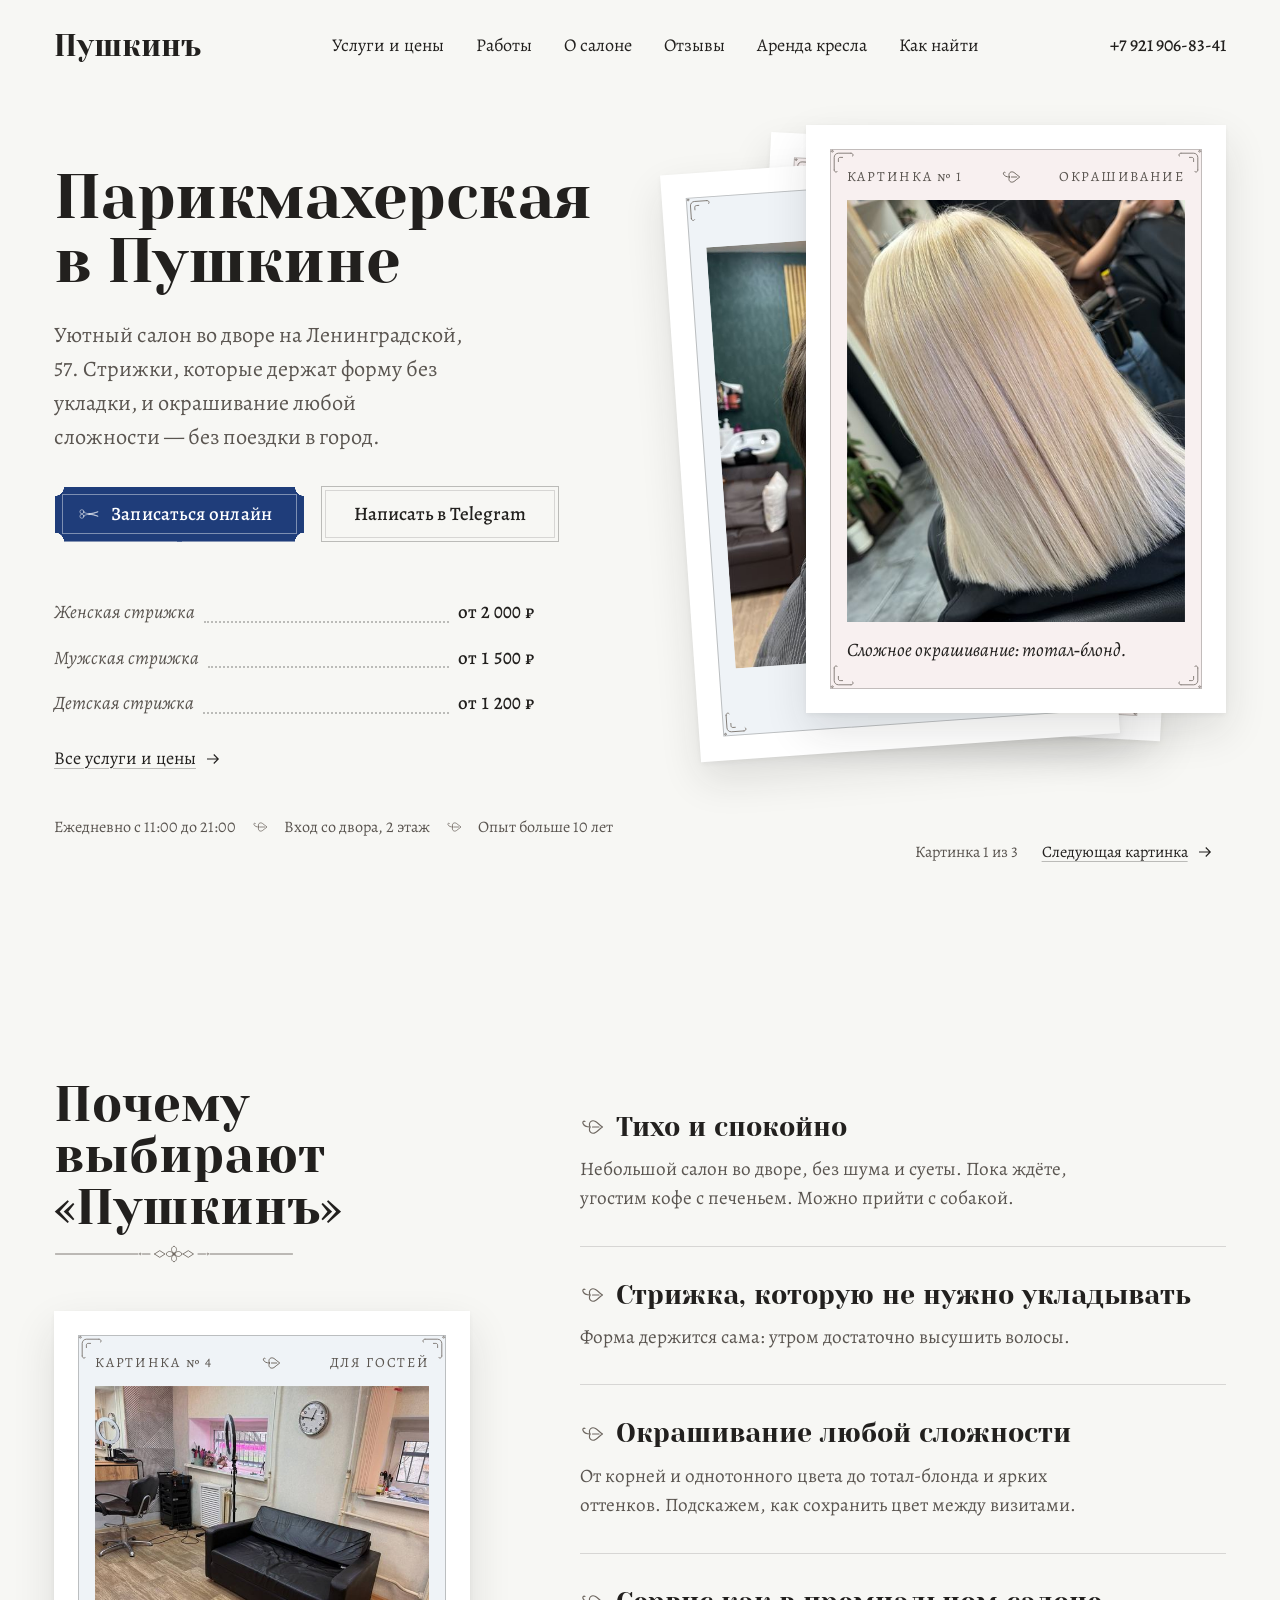
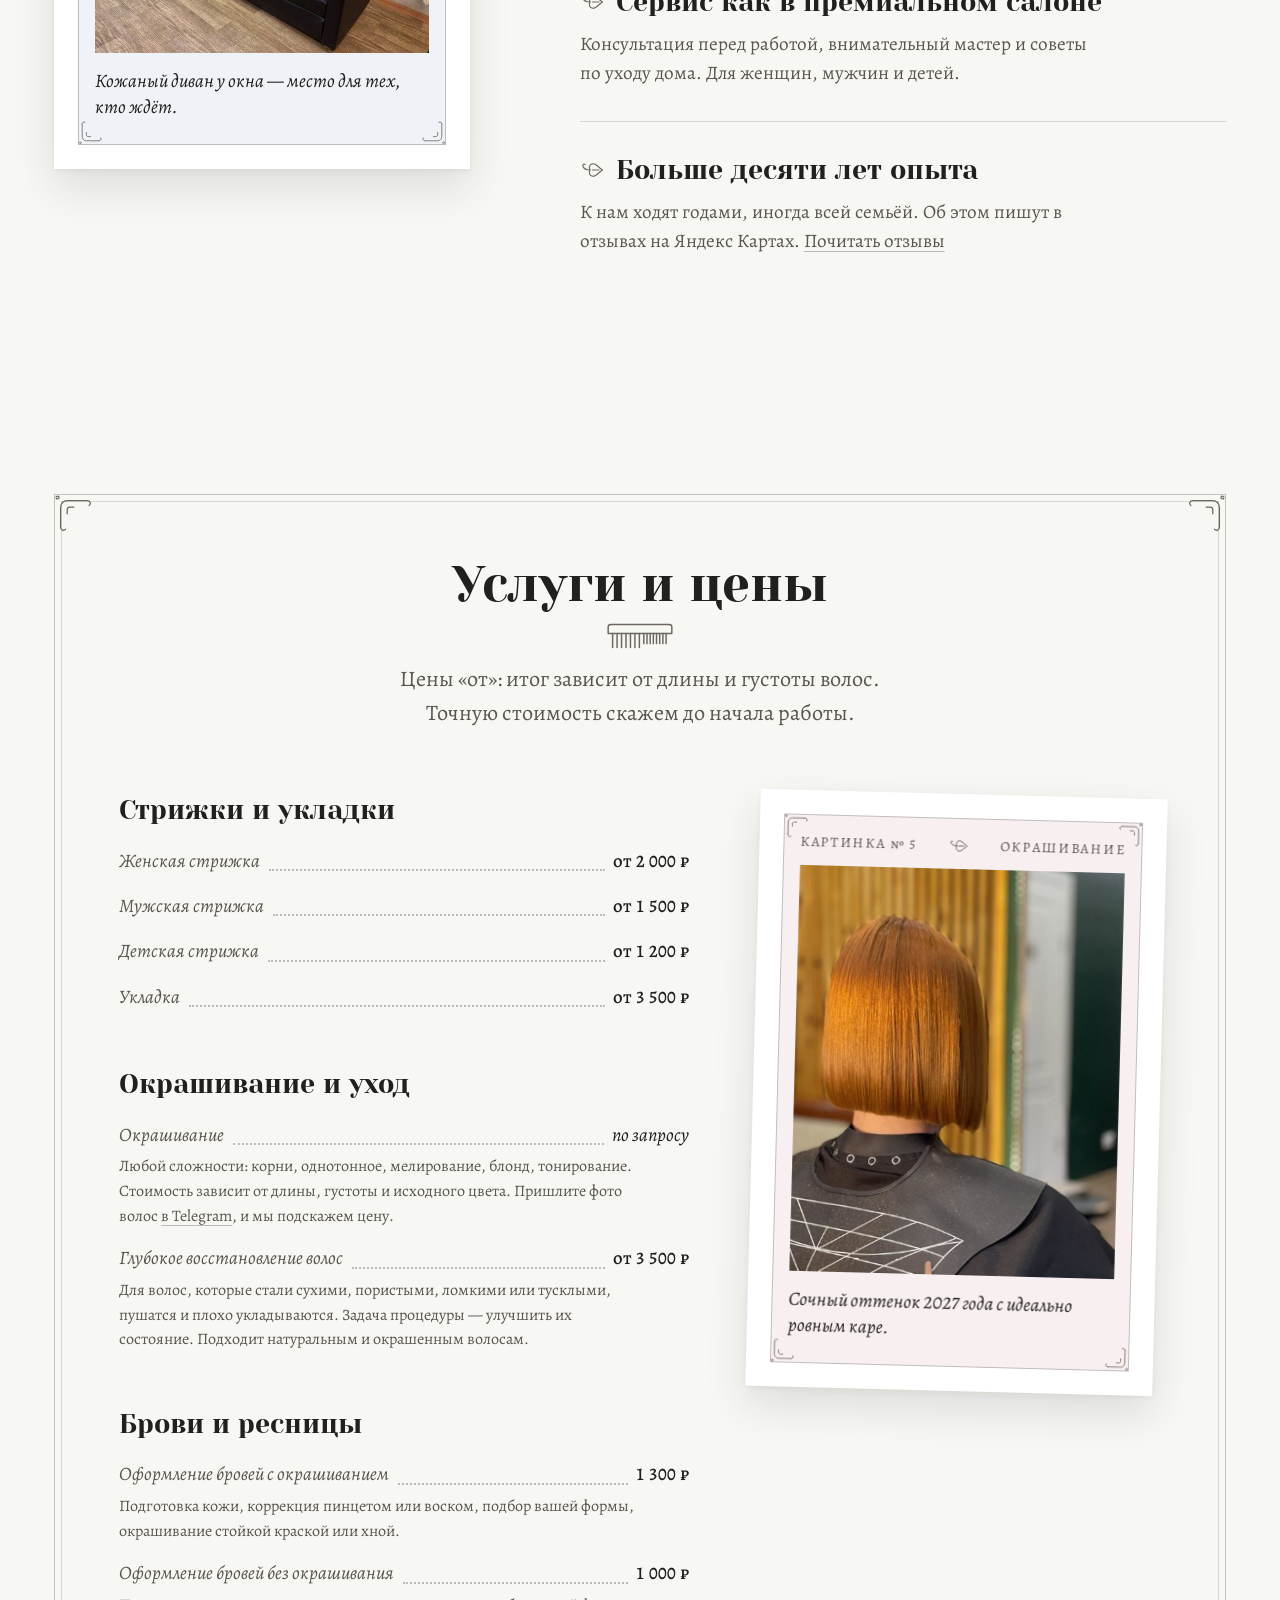
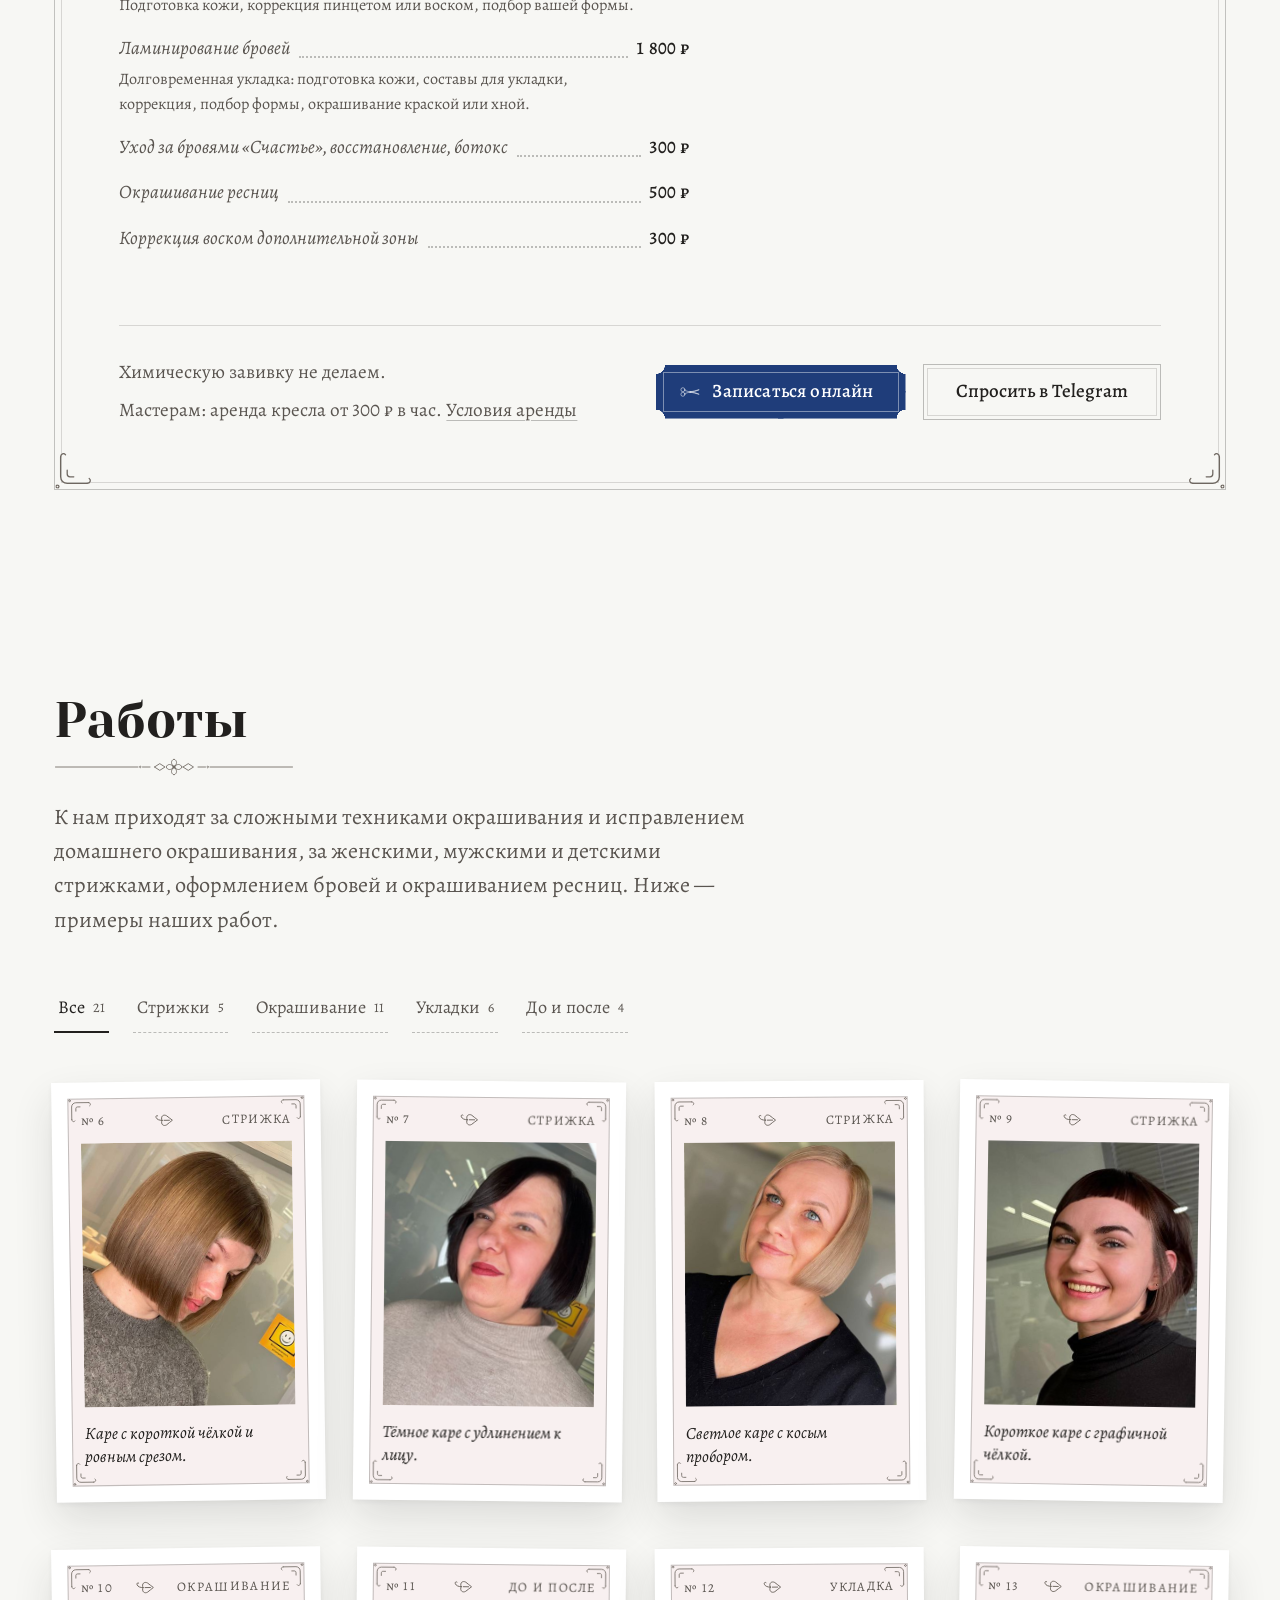
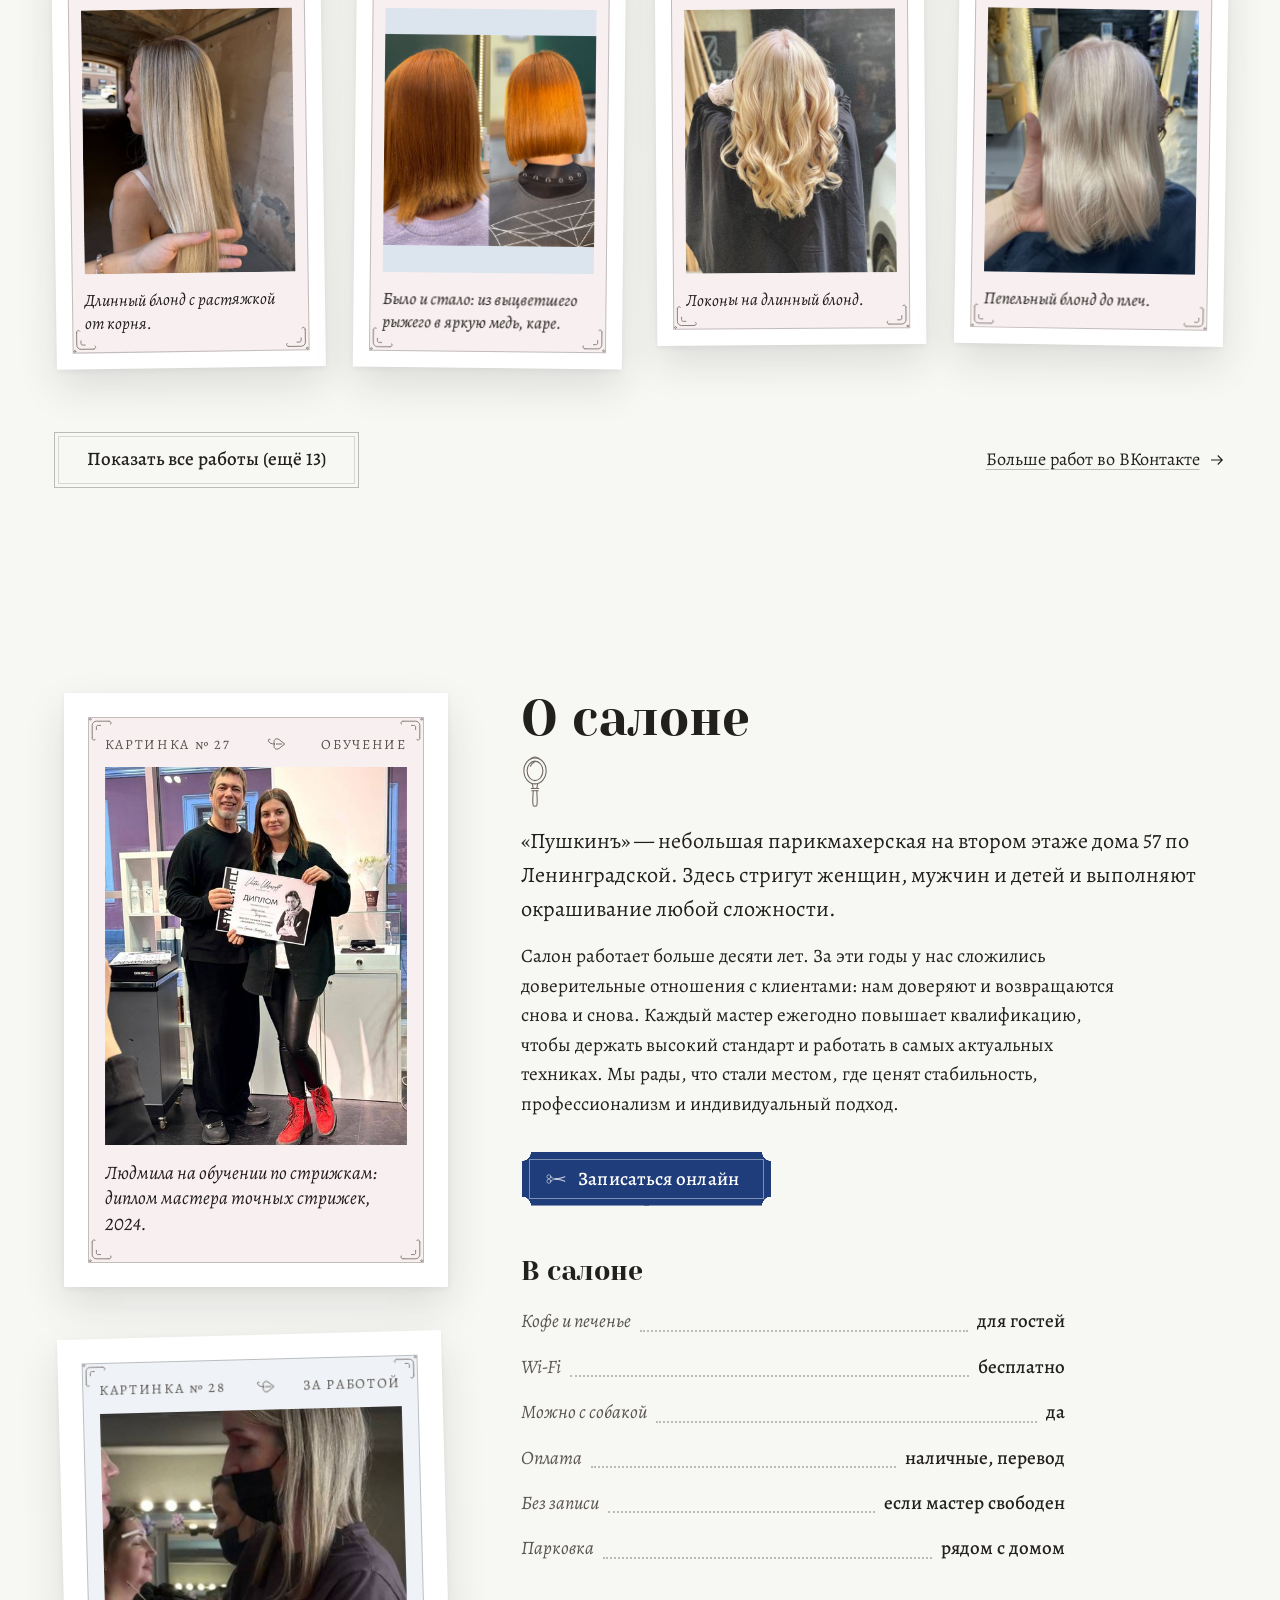
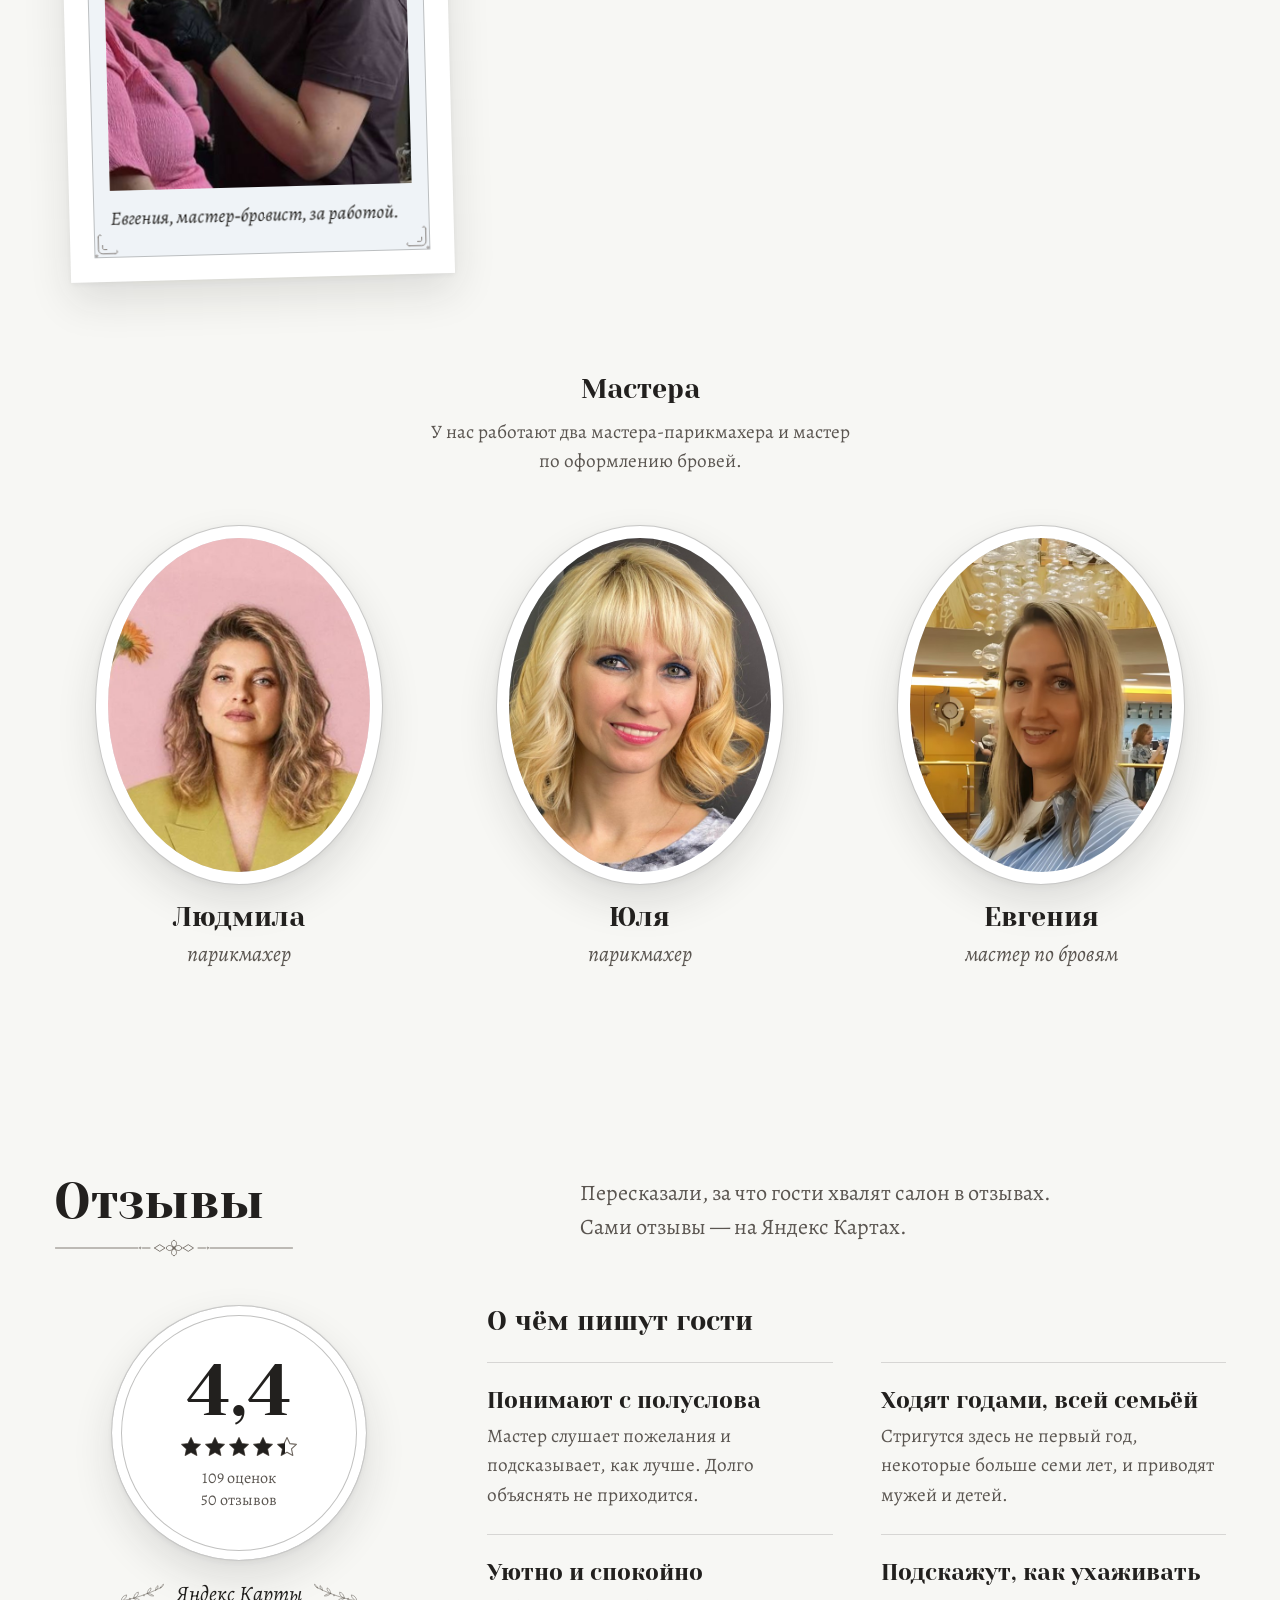
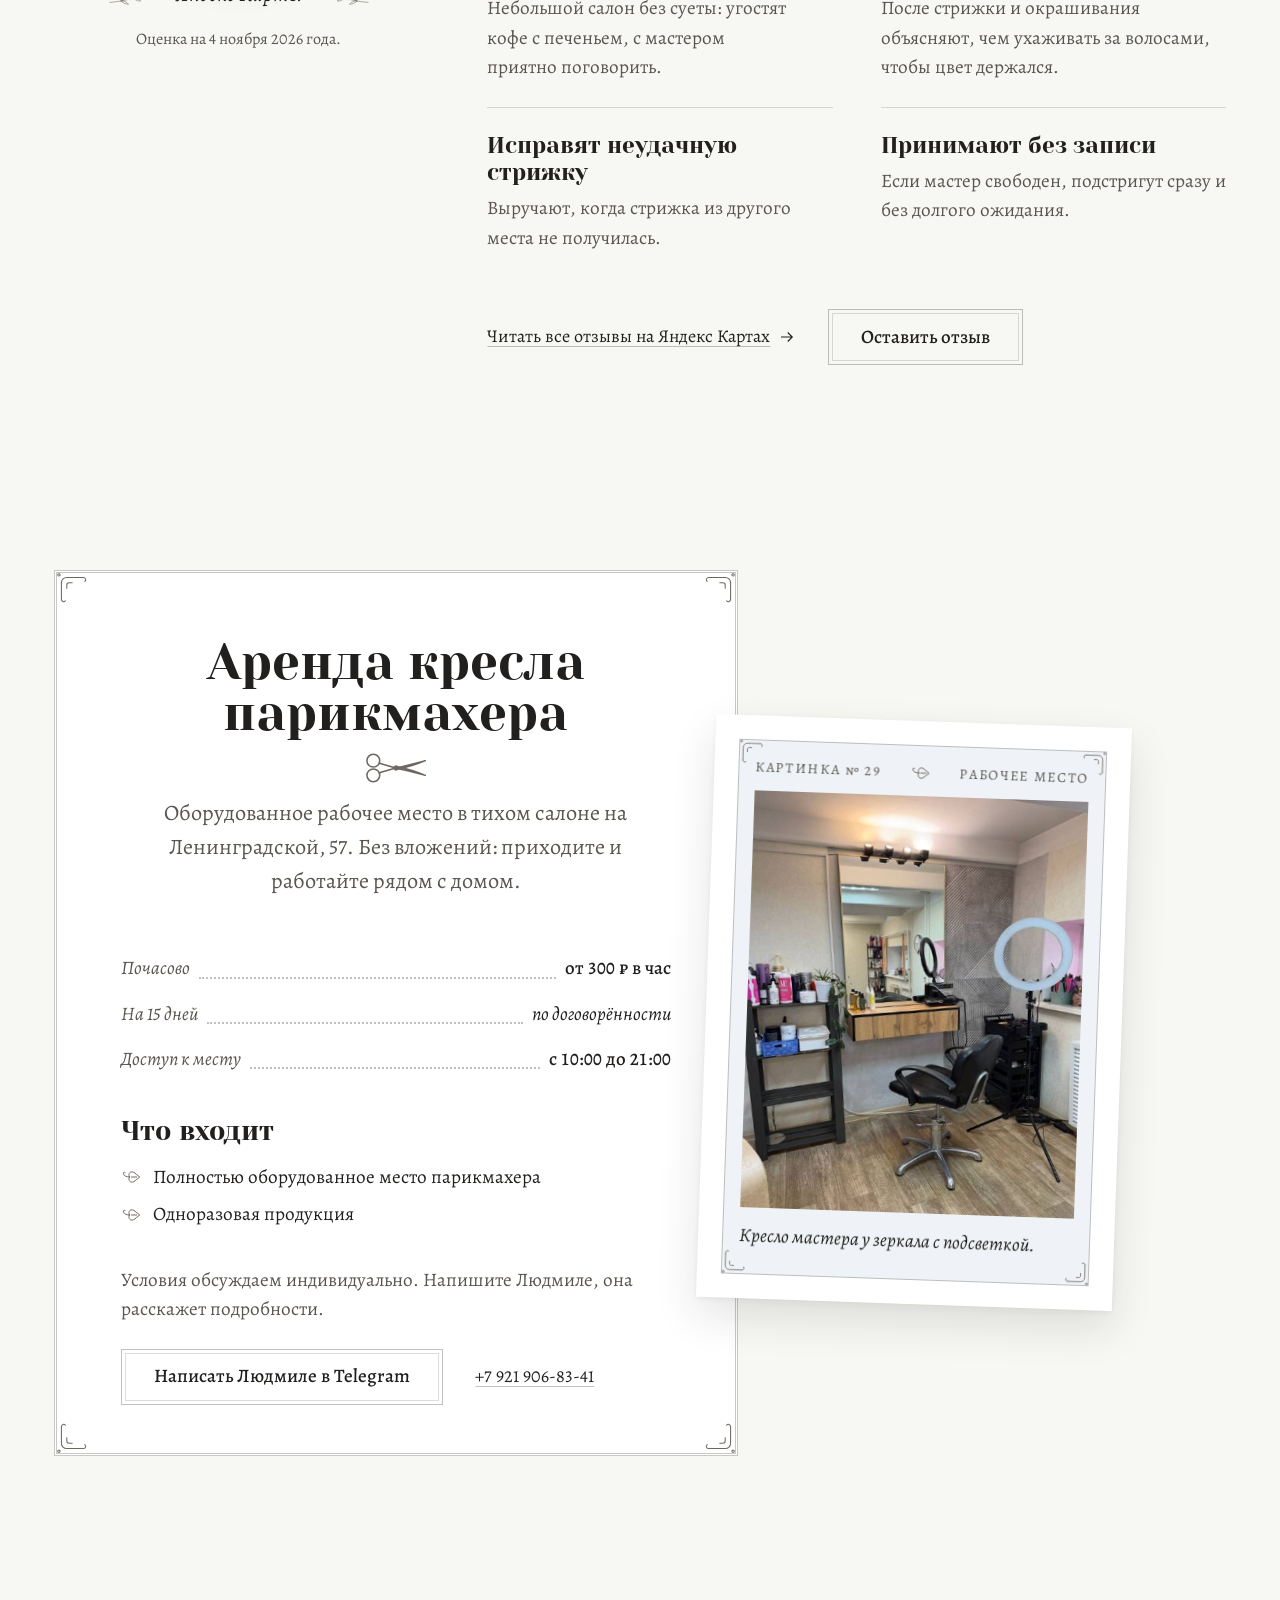
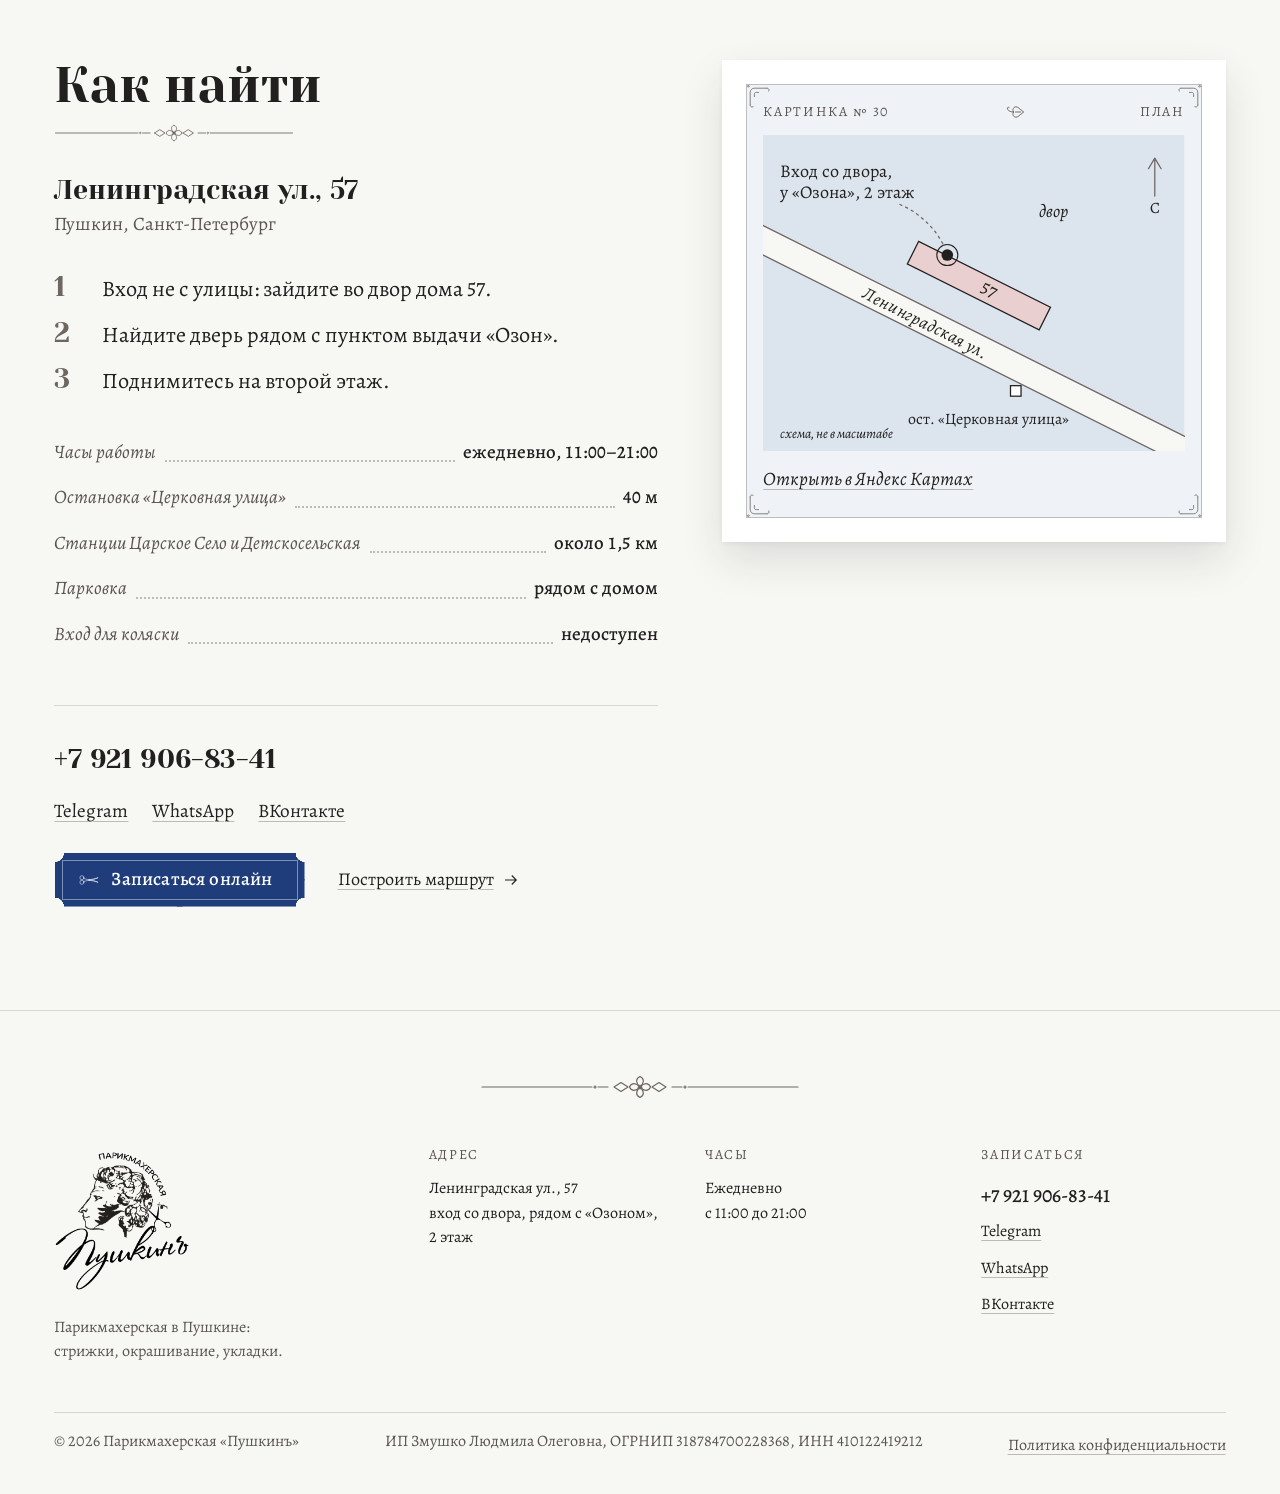
<file: index.html>
<!doctype html>
<html lang="ru">
<head>
  <meta charset="utf-8">
  <meta name="viewport" content="width=device-width, initial-scale=1">
  <meta name="robots" content="noindex, nofollow">
  <title>Парикмахерская «Пушкинъ» в Пушкине — стрижки и окрашивание на Ленинградской, 57</title>
  <meta name="description" content="Парикмахерская в Пушкине: уютный салон во дворе на Ленинградской, 57. Женские, мужские и детские стрижки, окрашивание любой сложности, уход и брови. Ежедневно с 11:00 до 21:00.">
  <meta name="theme-color" content="#F7F7F4">
  <link rel="canonical" href="https://pushkin-salon.example/">
  <link rel="icon" href="favicon.ico" sizes="32x32">
  <link rel="apple-touch-icon" href="apple-touch-icon.png">
  <link rel="manifest" href="site.webmanifest">

  <meta property="og:type" content="website">
  <meta property="og:locale" content="ru_RU">
  <meta property="og:site_name" content="Парикмахерская «Пушкинъ»">
  <meta property="og:title" content="Парикмахерская «Пушкинъ» в Пушкине">
  <meta property="og:description" content="Уютный салон во дворе на Ленинградской, 57: стрижки, окрашивание любой сложности, уход. Ежедневно с 11:00 до 21:00.">
  <meta property="og:url" content="https://pushkin-salon.example/">
  <meta property="og:image" content="https://pushkin-salon.example/img/og-image.jpg">
  <meta property="og:image:width" content="1200">
  <meta property="og:image:height" content="630">
  <meta property="og:image:alt" content="Логотип парикмахерской «Пушкинъ» и светлый блонд с ровным срезом">
  <meta name="twitter:card" content="summary_large_image">

  <script type="application/ld+json">
  {
    "@context": "https://schema.org",
    "@type": "HairSalon",
    "@id": "https://pushkin-salon.example/#salon",
    "name": "Парикмахерская «Пушкинъ»",
    "url": "https://pushkin-salon.example/",
    "logo": "https://pushkin-salon.example/img/logo.png",
    "image": "https://pushkin-salon.example/img/og-image.jpg",
    "description": "Уютный салон во дворе на Ленинградской, 57 в Пушкине: стрижки для женщин, мужчин и детей, окрашивание любой сложности, уход за волосами, брови.",
    "telephone": "+7 921 906-83-41",
    "priceRange": "от 300 ₽",
    "currenciesAccepted": "RUB",
    "paymentAccepted": "Наличные, перевод",
    "address": {
      "@type": "PostalAddress",
      "streetAddress": "Ленинградская ул., 57, вход со двора, 2 этаж",
      "addressLocality": "Пушкин",
      "addressRegion": "Санкт-Петербург",
      "postalCode": "196607",
      "addressCountry": "RU"
    },
    "geo": { "@type": "GeoCoordinates", "latitude": 59.729182, "longitude": 30.411163 },
    "hasMap": "https://yandex.ru/maps/org/pushkin/1633213850/",
    "openingHoursSpecification": [{
      "@type": "OpeningHoursSpecification",
      "dayOfWeek": ["Monday", "Tuesday", "Wednesday", "Thursday", "Friday", "Saturday", "Sunday"],
      "opens": "11:00",
      "closes": "21:00"
    }],
    "sameAs": ["https://vk.com/pushkincut", "https://yandex.ru/maps/org/pushkin/1633213850/"],
    "potentialAction": { "@type": "ReserveAction", "target": "https://dikidi.ru/1665458" },
    "hasOfferCatalog": {
      "@type": "OfferCatalog",
      "name": "Услуги и цены",
      "itemListElement": [
        { "@type": "Offer", "itemOffered": { "@type": "Service", "name": "Женская стрижка" }, "priceSpecification": { "@type": "PriceSpecification", "minPrice": 2000, "priceCurrency": "RUB" } },
        { "@type": "Offer", "itemOffered": { "@type": "Service", "name": "Мужская стрижка" }, "priceSpecification": { "@type": "PriceSpecification", "minPrice": 1500, "priceCurrency": "RUB" } },
        { "@type": "Offer", "itemOffered": { "@type": "Service", "name": "Детская стрижка" }, "priceSpecification": { "@type": "PriceSpecification", "minPrice": 1200, "priceCurrency": "RUB" } },
        { "@type": "Offer", "itemOffered": { "@type": "Service", "name": "Укладка" }, "priceSpecification": { "@type": "PriceSpecification", "minPrice": 3500, "priceCurrency": "RUB" } },
        { "@type": "Offer", "itemOffered": { "@type": "Service", "name": "Окрашивание любой сложности" } },
        { "@type": "Offer", "itemOffered": { "@type": "Service", "name": "Глубокое восстановление волос" }, "priceSpecification": { "@type": "PriceSpecification", "minPrice": 3500, "priceCurrency": "RUB" } },
        { "@type": "Offer", "itemOffered": { "@type": "Service", "name": "Оформление бровей с окрашиванием" }, "price": 1300, "priceCurrency": "RUB" },
        { "@type": "Offer", "itemOffered": { "@type": "Service", "name": "Оформление бровей без окрашивания" }, "price": 1000, "priceCurrency": "RUB" },
        { "@type": "Offer", "itemOffered": { "@type": "Service", "name": "Ламинирование бровей" }, "price": 1800, "priceCurrency": "RUB" },
        { "@type": "Offer", "itemOffered": { "@type": "Service", "name": "Уход за бровями" }, "price": 300, "priceCurrency": "RUB" },
        { "@type": "Offer", "itemOffered": { "@type": "Service", "name": "Окрашивание ресниц" }, "price": 500, "priceCurrency": "RUB" },
        { "@type": "Offer", "itemOffered": { "@type": "Service", "name": "Коррекция воском дополнительной зоны" }, "price": 300, "priceCurrency": "RUB" },
        { "@type": "Offer", "itemOffered": { "@type": "Service", "name": "Аренда парикмахерского кресла" }, "priceSpecification": { "@type": "UnitPriceSpecification", "minPrice": 300, "priceCurrency": "RUB", "unitText": "час" } }
      ]
    }
  }
  </script>
  <script>
    if (!matchMedia('(prefers-reduced-motion: reduce)').matches) {
      document.documentElement.classList.add('motion-ok');
      setTimeout(function () { if (!window.__decor) document.documentElement.classList.remove('motion-ok'); }, 3000);
    }
  </script>
  <link rel="preload" href="fonts/yeseva-one-cyrillic.woff2" as="font" type="font/woff2" crossorigin>
  <link rel="preload" href="fonts/alegreya-cyrillic.woff2" as="font" type="font/woff2" crossorigin>
  <link rel="stylesheet" href="css/site.css">
  <script src="js/main.js" defer></script>
  <script src="js/decor.js" defer></script>
  <script src="js/stack.js" defer></script>
  <script src="js/gallery.js" defer></script>
</head>
<body>
  <svg width="0" height="0" style="position: absolute" aria-hidden="true">
    <symbol id="orn-rule" viewBox="0 0 320 24">
      <path pathLength="1" d="M2 12H112"/>
      <path pathLength="1" d="M118 12H128"/>
      <path pathLength="1" d="M134 12L141 7.5L148 12L141 16.5Z"/>
      <path pathLength="1" d="M160 12C155.5 8 155.5 3.5 160 1.5C164.5 3.5 164.5 8 160 12C164.5 16 164.5 20.5 160 22.5C155.5 20.5 155.5 16 160 12Z"/>
      <path pathLength="1" d="M160 12C156 7.5 151.5 7.5 149.5 12C151.5 16.5 156 16.5 160 12C164 7.5 168.5 7.5 170.5 12C168.5 16.5 164 16.5 160 12Z"/>
      <path pathLength="1" d="M172 12L179 7.5L186 12L179 16.5Z"/>
      <path pathLength="1" d="M192 12H202"/>
      <path pathLength="1" d="M208 12H318"/>
      <circle class="fill" cx="160" cy="12" r="1.8"/>
      <circle class="fill" cx="115" cy="12" r="1"/>
      <circle class="fill" cx="205" cy="12" r="1"/>
    </symbol>
    <symbol id="orn-laurel" viewBox="0 0 120 48">
      <path pathLength="1" d="M4 42C34 40 74 30 114 10"/>
      <path pathLength="1" d="M28 39C29 31 34 27 40 26C40 32 35 37 28 39Z"/>
      <path pathLength="1" d="M28 39C33 44 38 46 44 46C40 41 35 39 28 39Z"/>
      <path pathLength="1" d="M55 33C56 25 60 21 65 20C66 26 61 31 55 33Z"/>
      <path pathLength="1" d="M55 33C60 38 65 40 70 39C67 35 62 33 55 33Z"/>
      <path pathLength="1" d="M84 23C85 16 88 12 92 11C93 16 89 21 84 23Z"/>
      <path pathLength="1" d="M84 23C88 27 93 29 98 28C95 25 90 23 84 23Z"/>
      <path pathLength="1" d="M102 16C102 11 104 8 107 6C108 10 106 14 102 16Z"/>
      <path pathLength="1" d="M112 11C114 7 116 5 119 3C118 7 116 10 112 11Z"/>
      <circle class="fill" cx="47" cy="34.5" r="1.4"/>
      <circle class="fill" cx="77" cy="27" r="1.2"/>
    </symbol>
    <symbol id="orn-corner" viewBox="0 0 40 40">
      <path pathLength="1" d="M6 30V12C6 8.7 8.7 6 12 6H30"/>
      <path pathLength="1" d="M12 18V14.5C12 13 13 12 14.5 12H18"/>
      <path pathLength="1" d="M30 6C33 6 34 9 32 10.5"/>
      <path pathLength="1" d="M6 30C6 33 9 34 10.5 32"/>
      <circle class="fill" cx="3.2" cy="3.2" r="1.3"/>
    </symbol>
    <symbol id="orn-fleuron" viewBox="0 0 24 24">
      <path pathLength="1" d="M10 12C8 7 12 4.5 15.5 6.5C18 8 20 10.5 22.5 12C20 13.5 18 16 15.5 17.5C12 19.5 8 17 10 12Z"/>
      <path pathLength="1" d="M10 12C7 12 4 11 3 8.5C2.3 6.8 3.8 5.5 5 6.5"/>
      <path pathLength="1" d="M12.5 12H19"/>
    </symbol>
    <symbol id="orn-scissors" viewBox="0 0 48 24">
      <circle pathLength="1" cx="7" cy="6.5" r="4.8"/>
      <path pathLength="1" d="M11.4 8.2C15 9.5 19 10.6 24 12C31 13.6 38 15.4 46 17.5C39 14.4 32 12.4 24 10.8"/>
      <circle pathLength="1" cx="7" cy="17.5" r="4.8"/>
      <path pathLength="1" d="M11.4 15.8C15 14.5 19 13.4 24 12C31 10.4 38 8.6 46 6.5C39 9.6 32 11.6 24 13.2"/>
      <circle class="fill" cx="24" cy="12" r="1.4"/>
    </symbol>
    <symbol id="orn-comb" viewBox="0 0 56 22">
      <path pathLength="1" d="M3 4C3 2.9 3.9 2 5 2H51C52.1 2 53 2.9 53 4V9H3Z"/>
      <path pathLength="1" d="M6.5 9V20M10 9V20M13.5 9V20M17 9V20M20.5 9V20M24 9V20M27.5 9V20M31 9V17M33.5 9V17M36 9V17M38.5 9V17M41 9V17M43.5 9V17M46 9V17M48.5 9V17"/>
    </symbol>
    <symbol id="orn-mirror" viewBox="0 0 30 56">
      <ellipse pathLength="1" cx="15" cy="16" rx="12" ry="14"/>
      <ellipse pathLength="1" cx="15" cy="16" rx="8.5" ry="10.5"/>
      <path pathLength="1" d="M11 2.5C13 .5 17 .5 19 2.5"/>
      <path pathLength="1" d="M12 30C12.5 32 13 33 13 35M18 30C17.5 32 17 33 17 35"/>
      <path pathLength="1" d="M11 35H19M11.5 37.5H18.5"/>
      <path pathLength="1" d="M13 37.5C13 44 12 49 13 53C13.5 54.5 16.5 54.5 17 53C18 49 17 44 17 37.5"/>
      <path pathLength="1" d="M10 11C11 8.5 12.5 7.2 14.5 6.5"/>
    </symbol>
  </svg>

  <a class="skip-link" href="#main">К содержанию</a>

  <header class="site-header">
    <div class="container site-header__inner">
      <a class="logo" href="#top" aria-label="Пушкинъ — на главную">Пушкинъ</a>

      <nav class="site-nav" id="site-nav" aria-label="Разделы сайта">
        <ul role="list">
          <li><a href="#uslugi">Услуги и цены</a></li>
          <li><a href="#raboty">Работы</a></li>
          <li><a href="#o-salone">О салоне</a></li>
          <li><a href="#otzyvy">Отзывы</a></li>
          <li><a href="#arenda">Аренда кресла</a></li>
          <li><a href="#kontakty">Как найти</a></li>
        </ul>
        <div class="site-nav__contacts">
          <a href="tel:+79219068341">+7 921 906-83-41</a>
          <a href="https://t.me/zmushkol">Написать в Telegram</a>
          <a href="https://wa.me/79219068341">Написать в WhatsApp</a>
        </div>
      </nav>

      <a class="header-tel" href="tel:+79219068341">+7 921 906-83-41</a>

      <button class="menu-toggle" type="button" aria-expanded="false" aria-controls="site-nav">
        <svg class="icon-menu" viewBox="0 0 24 24" fill="none" stroke="currentColor" stroke-width="1.5" aria-hidden="true"><path d="M4 8h16M4 16h16"/></svg>
        <svg class="icon-close" viewBox="0 0 24 24" fill="none" stroke="currentColor" stroke-width="1.5" aria-hidden="true"><path d="M6 6l12 12M18 6L6 18"/></svg>
        <span class="menu-toggle__label">Меню</span>
      </button>
    </div>
  </header>

  <main id="main">
    <section class="hero" id="top">
      <div class="container hero__grid">
        <div class="hero__copy">
          <h1>Парикмахерская в Пушкине</h1>
          <p class="hero__lead">Уютный салон во дворе на Ленинградской, 57. Стрижки, которые держат форму без укладки, и окрашивание любой сложности&nbsp;— без поездки в&nbsp;город.</p>
          <div class="hero__actions">
            <a class="btn btn--book" href="https://dikidi.ru/1665458" data-booking>
              <svg class="scissors" viewBox="0 0 48 24" aria-hidden="true">
                <g class="blade blade-a"><circle cx="7" cy="6.5" r="4.8"/><path d="M11.4 8.2C15 9.5 19 10.6 24 12C31 13.6 38 15.4 46 17.5C39 14.4 32 12.4 24 10.8"/></g>
                <g class="blade blade-b"><circle cx="7" cy="17.5" r="4.8"/><path d="M11.4 15.8C15 14.5 19 13.4 24 12C31 10.4 38 8.6 46 6.5C39 9.6 32 11.6 24 13.2"/></g>
                <circle class="pivot" cx="24" cy="12" r="1.4"/>
              </svg>
              Записаться онлайн
            </a>
            <a class="btn btn--quiet" href="https://t.me/zmushkol">Написать в Telegram</a>
          </div>
          <ul class="price-list hero__prices" role="list">
            <li class="price-row"><span class="price-row__name">Женская стрижка</span><span class="price-row__price">от 2 000 ₽</span></li>
            <li class="price-row"><span class="price-row__name">Мужская стрижка</span><span class="price-row__price">от 1 500 ₽</span></li>
            <li class="price-row"><span class="price-row__name">Детская стрижка</span><span class="price-row__price">от 1 200 ₽</span></li>
          </ul>
          <a class="link-arrow hero__more" href="#uslugi">Все услуги и цены
            <svg viewBox="0 0 24 24" fill="none" stroke="currentColor" stroke-width="1.5" aria-hidden="true"><path d="M4 12h15M13 6l6 6-6 6"/></svg>
          </a>
          <p class="hero__facts">
            <span>Ежедневно с 11:00 до 21:00</span>
            <svg class="orn orn--fleuron" aria-hidden="true"><use href="#orn-fleuron"/></svg>
            <span>Вход со двора, 2 этаж</span>
            <svg class="orn orn--fleuron" aria-hidden="true"><use href="#orn-fleuron"/></svg>
            <span>Опыт больше 10 лет</span>
          </p>
        </div>

        <div class="hero__media">
          <div class="plate-stack" aria-label="Работы салона">
            <figure class="plate" data-pos="0">
              <div class="plate__mark">
                <span class="plate__corner plate__corner--tl"><svg class="orn draw" aria-hidden="true"><use href="#orn-corner"/></svg></span>
                <span class="plate__corner plate__corner--tr"><svg class="orn draw" aria-hidden="true"><use href="#orn-corner"/></svg></span>
                <span class="plate__corner plate__corner--bl"><svg class="orn draw" aria-hidden="true"><use href="#orn-corner"/></svg></span>
                <span class="plate__corner plate__corner--br"><svg class="orn draw" aria-hidden="true"><use href="#orn-corner"/></svg></span>
                <div class="plate__head"><span>Картинка № 1</span><svg class="orn orn--fleuron" aria-hidden="true"><use href="#orn-fleuron"/></svg><span>Окрашивание</span></div>
                <div class="plate__img"><img src="img/raboty/blond-kare-dlinnoe.jpg" srcset="img/raboty/blond-kare-dlinnoe-640.jpg 480w, img/raboty/blond-kare-dlinnoe.jpg 960w" sizes="(max-width: 60rem) calc(78vw - 4rem), 23rem" width="960" height="1280" alt="Холодный светлый блонд: прямые волосы ниже плеч с ровным срезом, вид сзади" fetchpriority="high"></div>
                <figcaption>Сложное окрашивание: тотал&#8209;блонд.</figcaption>
              </div>
            </figure>
            <figure class="plate plate--blue" data-pos="1">
              <div class="plate__mark">
                <span class="plate__corner plate__corner--tl"><svg class="orn draw" aria-hidden="true"><use href="#orn-corner"/></svg></span>
                <span class="plate__corner plate__corner--tr"><svg class="orn draw" aria-hidden="true"><use href="#orn-corner"/></svg></span>
                <span class="plate__corner plate__corner--bl"><svg class="orn draw" aria-hidden="true"><use href="#orn-corner"/></svg></span>
                <span class="plate__corner plate__corner--br"><svg class="orn draw" aria-hidden="true"><use href="#orn-corner"/></svg></span>
                <div class="plate__head"><span>Картинка № 2</span><svg class="orn orn--fleuron" aria-hidden="true"><use href="#orn-fleuron"/></svg><span>Мужская стрижка</span></div>
                <div class="plate__img"><img src="img/raboty/muzhskaya-strizhka.jpg" srcset="img/raboty/muzhskaya-strizhka-640.jpg 480w, img/raboty/muzhskaya-strizhka.jpg 960w" sizes="(max-width: 60rem) calc(78vw - 4rem), 23rem" width="960" height="1280" alt="Мужская стрижка: удлинённый верх уложен набок, виски короче, вид сбоку" loading="lazy"></div>
                <figcaption>Классическая мужская стрижка.</figcaption>
              </div>
            </figure>
            <figure class="plate" data-pos="2">
              <div class="plate__mark">
                <span class="plate__corner plate__corner--tl"><svg class="orn draw" aria-hidden="true"><use href="#orn-corner"/></svg></span>
                <span class="plate__corner plate__corner--tr"><svg class="orn draw" aria-hidden="true"><use href="#orn-corner"/></svg></span>
                <span class="plate__corner plate__corner--bl"><svg class="orn draw" aria-hidden="true"><use href="#orn-corner"/></svg></span>
                <span class="plate__corner plate__corner--br"><svg class="orn draw" aria-hidden="true"><use href="#orn-corner"/></svg></span>
                <div class="plate__head"><span>Картинка № 3</span><svg class="orn orn--fleuron" aria-hidden="true"><use href="#orn-fleuron"/></svg><span>За работой</span></div>
                <div class="plate__img"><img src="img/lyudmila-za-rabotoy.jpg" srcset="img/lyudmila-za-rabotoy-640.jpg 426w, img/lyudmila-za-rabotoy.jpg 853w" sizes="(max-width: 60rem) calc(78vw - 4rem), 23rem" width="853" height="1280" alt="Мастер укладывает волосы клиенту феном и брашингом" loading="lazy"></div>
                <figcaption>Мастер за работой.</figcaption>
              </div>
            </figure>
            <div class="plate-stack__controls">
              <span class="plate-stack__status" aria-live="polite"></span>
              <button class="plate-stack__next" type="button">Следующая картинка
                <svg viewBox="0 0 24 24" fill="none" stroke="currentColor" stroke-width="1.5" aria-hidden="true"><path d="M4 12h15M13 6l6 6-6 6"/></svg>
              </button>
            </div>
          </div>
        </div>
      </div>
    </section>

    <section class="section why" id="pochemu" aria-labelledby="why-title">
      <div class="container why__grid">
        <div class="why__aside">
          <div class="title-orn">
            <h2 id="why-title">Почему выбирают «Пушкинъ»</h2>
            <svg class="orn orn--rule draw" aria-hidden="true"><use href="#orn-rule"/></svg>
          </div>
          <figure class="plate plate--blue">
            <div class="plate__mark">
              <span class="plate__corner plate__corner--tl"><svg class="orn draw" aria-hidden="true"><use href="#orn-corner"/></svg></span>
              <span class="plate__corner plate__corner--tr"><svg class="orn draw" aria-hidden="true"><use href="#orn-corner"/></svg></span>
              <span class="plate__corner plate__corner--bl"><svg class="orn draw" aria-hidden="true"><use href="#orn-corner"/></svg></span>
              <span class="plate__corner plate__corner--br"><svg class="orn draw" aria-hidden="true"><use href="#orn-corner"/></svg></span>
              <div class="plate__head"><span>Картинка № 4</span><svg class="orn orn--fleuron" aria-hidden="true"><use href="#orn-fleuron"/></svg><span>Для гостей</span></div>
              <div class="plate__img"><img src="img/salon-zal.jpg" srcset="img/salon-zal-640.jpg 640w, img/salon-zal.jpg 1280w" sizes="(max-width: 60rem) calc(100vw - 6rem), 23rem" width="1280" height="960" alt="Зона ожидания: кожаный диван у окна, настенные часы" loading="lazy"></div>
              <figcaption>Кожаный диван у окна — место для тех, кто ждёт.</figcaption>
            </div>
          </figure>
        </div>

        <ul class="why__list" role="list">
          <li class="why__item">
            <h3><svg class="orn orn--fleuron" aria-hidden="true"><use href="#orn-fleuron"/></svg>Тихо и спокойно</h3>
            <p>Небольшой салон во дворе, без шума и суеты. Пока ждёте, угостим кофе с печеньем. Можно прийти с собакой.</p>
          </li>
          <li class="why__item">
            <h3><svg class="orn orn--fleuron" aria-hidden="true"><use href="#orn-fleuron"/></svg>Стрижка, которую не нужно укладывать</h3>
            <p>Форма держится сама: утром достаточно высушить волосы.</p>
          </li>
          <li class="why__item">
            <h3><svg class="orn orn--fleuron" aria-hidden="true"><use href="#orn-fleuron"/></svg>Окрашивание любой сложности</h3>
            <p>От корней и однотонного цвета до тотал-блонда и ярких оттенков. Подскажем, как сохранить цвет между визитами.</p>
          </li>
          <li class="why__item">
            <h3><svg class="orn orn--fleuron" aria-hidden="true"><use href="#orn-fleuron"/></svg>Сервис как в премиальном салоне</h3>
            <p>Консультация перед работой, внимательный мастер и советы по уходу дома. Для женщин, мужчин и детей.</p>
          </li>
          <li class="why__item">
            <h3><svg class="orn orn--fleuron" aria-hidden="true"><use href="#orn-fleuron"/></svg>Больше десяти лет опыта</h3>
            <p>К нам ходят годами, иногда всей семьёй. Об этом пишут в отзывах на Яндекс Картах. <a href="#otzyvy">Почитать отзывы</a></p>
          </li>
        </ul>
      </div>
    </section>
    <section class="section services" id="uslugi" aria-labelledby="services-title">
      <div class="container">
        <div class="services__sheet">
          <span class="plate__corner plate__corner--tl"><svg class="orn draw" aria-hidden="true"><use href="#orn-corner"/></svg></span>
          <span class="plate__corner plate__corner--tr"><svg class="orn draw" aria-hidden="true"><use href="#orn-corner"/></svg></span>
          <span class="plate__corner plate__corner--bl"><svg class="orn draw" aria-hidden="true"><use href="#orn-corner"/></svg></span>
          <span class="plate__corner plate__corner--br"><svg class="orn draw" aria-hidden="true"><use href="#orn-corner"/></svg></span>

          <div class="services__head title-orn title-orn--center">
            <h2 id="services-title">Услуги и цены</h2>
            <svg class="orn orn--comb draw" aria-hidden="true"><use href="#orn-comb"/></svg>
            <p>Цены «от»: итог зависит от длины и густоты волос. Точную стоимость скажем до начала работы.</p>
          </div>

          <div class="services__body">
            <div class="services__groups">
              <section class="services__group" aria-labelledby="services-cuts">
                <h3 id="services-cuts">Стрижки и укладки</h3>
                <ul class="price-list" role="list">
                  <li class="price-row"><span class="price-row__name">Женская стрижка</span><span class="price-row__price">от 2 000 ₽</span></li>
                  <li class="price-row"><span class="price-row__name">Мужская стрижка</span><span class="price-row__price">от 1 500 ₽</span></li>
                  <li class="price-row"><span class="price-row__name">Детская стрижка</span><span class="price-row__price">от 1 200 ₽</span></li>
                  <li class="price-row"><span class="price-row__name">Укладка</span><span class="price-row__price">от 3 500 ₽</span></li>
                </ul>
              </section>

              <section class="services__group" aria-labelledby="services-colour">
                <h3 id="services-colour">Окрашивание и уход</h3>
                <ul class="price-list" role="list">
                  <li class="price-row">
                    <span class="price-row__name">Окрашивание</span><span class="price-row__price price-row__price--ask">по запросу</span>
                    <span class="price-row__note">Любой сложности: корни, однотонное, мелирование, блонд, тонирование. Стоимость зависит от длины, густоты и исходного цвета. Пришлите фото волос <a href="https://t.me/zmushkol">в Telegram</a>, и мы подскажем цену.</span>
                  </li>
                  <li class="price-row">
                    <span class="price-row__name">Глубокое восстановление волос</span><span class="price-row__price">от 3 500 ₽</span>
                    <span class="price-row__note">Для волос, которые стали сухими, пористыми, ломкими или тусклыми, пушатся и плохо укладываются. Задача процедуры — улучшить их состояние. Подходит натуральным и окрашенным волосам.</span>
                  </li>
                </ul>
              </section>

              <section class="services__group" aria-labelledby="services-brows">
                <h3 id="services-brows">Брови и ресницы</h3>
                <ul class="price-list" role="list">
                  <li class="price-row">
                    <span class="price-row__name">Оформление бровей с окрашиванием</span><span class="price-row__price">1 300 ₽</span>
                    <span class="price-row__note">Подготовка кожи, коррекция пинцетом или воском, подбор вашей формы, окрашивание стойкой краской или хной.</span>
                  </li>
                  <li class="price-row">
                    <span class="price-row__name">Оформление бровей без окрашивания</span><span class="price-row__price">1 000 ₽</span>
                    <span class="price-row__note">Подготовка кожи, коррекция пинцетом или воском, подбор вашей формы.</span>
                  </li>
                  <li class="price-row">
                    <span class="price-row__name">Ламинирование бровей</span><span class="price-row__price">1 800 ₽</span>
                    <span class="price-row__note">Долговременная укладка: подготовка кожи, составы для укладки, коррекция, подбор формы, окрашивание краской или хной.</span>
                  </li>
                  <li class="price-row"><span class="price-row__name">Уход за бровями «Счастье», восстановление, ботокс</span><span class="price-row__price">300 ₽</span></li>
                  <li class="price-row"><span class="price-row__name">Окрашивание ресниц</span><span class="price-row__price">500 ₽</span></li>
                  <li class="price-row"><span class="price-row__name">Коррекция воском дополнительной зоны</span><span class="price-row__price">300 ₽</span></li>
                </ul>
              </section>
            </div>

            <figure class="plate">
              <div class="plate__mark">
                <span class="plate__corner plate__corner--tl"><svg class="orn draw" aria-hidden="true"><use href="#orn-corner"/></svg></span>
                <span class="plate__corner plate__corner--tr"><svg class="orn draw" aria-hidden="true"><use href="#orn-corner"/></svg></span>
                <span class="plate__corner plate__corner--bl"><svg class="orn draw" aria-hidden="true"><use href="#orn-corner"/></svg></span>
                <span class="plate__corner plate__corner--br"><svg class="orn draw" aria-hidden="true"><use href="#orn-corner"/></svg></span>
                <div class="plate__head"><span>Картинка № 5</span><svg class="orn orn--fleuron" aria-hidden="true"><use href="#orn-fleuron"/></svg><span>Окрашивание</span></div>
                <div class="plate__img"><img src="img/rabota-mednoe-kare.jpg" srcset="img/rabota-mednoe-kare-640.jpg 480w, img/rabota-mednoe-kare.jpg 960w" sizes="(max-width: 60rem) 16rem, 22rem" width="960" height="1280" alt="Гладкое медно-рыжее каре до подбородка, вид сзади" loading="lazy"></div>
                <figcaption>Сочный оттенок 2027 года с идеально ровным каре.</figcaption>
              </div>
            </figure>
          </div>

          <div class="services__foot">
            <div class="services__notes">
              <p>Химическую завивку не делаем.</p>
              <p>Мастерам: аренда кресла от 300 ₽ в час. <a href="#arenda">Условия аренды</a></p>
            </div>
            <div class="services__actions">
              <a class="btn btn--book" href="https://dikidi.ru/1665458" data-booking>
                <svg class="scissors" viewBox="0 0 48 24" aria-hidden="true">
                  <g class="blade blade-a"><circle cx="7" cy="6.5" r="4.8"/><path d="M11.4 8.2C15 9.5 19 10.6 24 12C31 13.6 38 15.4 46 17.5C39 14.4 32 12.4 24 10.8"/></g>
                  <g class="blade blade-b"><circle cx="7" cy="17.5" r="4.8"/><path d="M11.4 15.8C15 14.5 19 13.4 24 12C31 10.4 38 8.6 46 6.5C39 9.6 32 11.6 24 13.2"/></g>
                  <circle class="pivot" cx="24" cy="12" r="1.4"/>
                </svg>
                Записаться онлайн
              </a>
              <a class="btn btn--quiet" href="https://t.me/zmushkol">Спросить в Telegram</a>
            </div>
          </div>
        </div>
      </div>
    </section>
    <section class="section gallery" id="raboty" aria-labelledby="gallery-title">
      <div class="container">
        <div class="split-head">
          <div class="title-orn">
            <h2 id="gallery-title">Работы</h2>
            <svg class="orn orn--rule draw" aria-hidden="true"><use href="#orn-rule"/></svg>
          </div>
          <p>К нам приходят за сложными техниками окрашивания и исправлением домашнего окрашивания, за женскими, мужскими и детскими стрижками, оформлением бровей и окрашиванием ресниц. Ниже — примеры наших работ.</p>
        </div>

        <div class="gallery__filters" role="group" aria-label="Какие работы показать" hidden>
          <button class="filter" type="button" data-filter="all" aria-pressed="true">Все <span class="filter__count"></span></button>
          <button class="filter" type="button" data-filter="cut" aria-pressed="false">Стрижки <span class="filter__count"></span></button>
          <button class="filter" type="button" data-filter="color" aria-pressed="false">Окрашивание <span class="filter__count"></span></button>
          <button class="filter" type="button" data-filter="style" aria-pressed="false">Укладки <span class="filter__count"></span></button>
          <button class="filter" type="button" data-filter="ba" aria-pressed="false">До и после <span class="filter__count"></span></button>
        </div>
        <p class="visually-hidden" aria-live="polite" data-gallery-status></p>

        <ul class="gallery__grid" role="list">
          <li class="gallery__item" data-tags="cut">
            <figure class="plate">
              <div class="plate__mark">
                <span class="plate__corner plate__corner--tl"><svg class="orn draw" aria-hidden="true"><use href="#orn-corner"/></svg></span>
                <span class="plate__corner plate__corner--tr"><svg class="orn draw" aria-hidden="true"><use href="#orn-corner"/></svg></span>
                <span class="plate__corner plate__corner--bl"><svg class="orn draw" aria-hidden="true"><use href="#orn-corner"/></svg></span>
                <span class="plate__corner plate__corner--br"><svg class="orn draw" aria-hidden="true"><use href="#orn-corner"/></svg></span>
                <div class="plate__head"><span>№ 6</span><svg class="orn orn--fleuron" aria-hidden="true"><use href="#orn-fleuron"/></svg><span>Стрижка</span></div>
                <button class="plate__img plate__open" type="button" aria-haspopup="dialog" data-full="img/raboty/kare-rusoe-chyolka.jpg"><img src="img/raboty/kare-rusoe-chyolka-640.jpg" srcset="img/raboty/kare-rusoe-chyolka-640.jpg 480w, img/raboty/kare-rusoe-chyolka.jpg 960w" sizes="(max-width: 60rem) 44vw, 16rem" width="480" height="640" alt="Русое каре с короткой прямой чёлкой, вид сбоку" loading="lazy"></button>
                <figcaption>Каре с короткой чёлкой и ровным срезом.</figcaption>
              </div>
            </figure>
          </li>
          <li class="gallery__item" data-tags="cut">
            <figure class="plate">
              <div class="plate__mark">
                <span class="plate__corner plate__corner--tl"><svg class="orn draw" aria-hidden="true"><use href="#orn-corner"/></svg></span>
                <span class="plate__corner plate__corner--tr"><svg class="orn draw" aria-hidden="true"><use href="#orn-corner"/></svg></span>
                <span class="plate__corner plate__corner--bl"><svg class="orn draw" aria-hidden="true"><use href="#orn-corner"/></svg></span>
                <span class="plate__corner plate__corner--br"><svg class="orn draw" aria-hidden="true"><use href="#orn-corner"/></svg></span>
                <div class="plate__head"><span>№ 7</span><svg class="orn orn--fleuron" aria-hidden="true"><use href="#orn-fleuron"/></svg><span>Стрижка</span></div>
                <button class="plate__img plate__open" type="button" aria-haspopup="dialog" data-full="img/raboty/kare-tyomnoe.jpg"><img src="img/raboty/kare-tyomnoe-640.jpg" srcset="img/raboty/kare-tyomnoe-640.jpg 480w, img/raboty/kare-tyomnoe.jpg 960w" sizes="(max-width: 60rem) 44vw, 16rem" width="480" height="640" alt="Тёмное каре с удлинёнными прядями у лица" loading="lazy"></button>
                <figcaption>Тёмное каре с удлинением к лицу.</figcaption>
              </div>
            </figure>
          </li>
          <li class="gallery__item" data-tags="cut">
            <figure class="plate">
              <div class="plate__mark">
                <span class="plate__corner plate__corner--tl"><svg class="orn draw" aria-hidden="true"><use href="#orn-corner"/></svg></span>
                <span class="plate__corner plate__corner--tr"><svg class="orn draw" aria-hidden="true"><use href="#orn-corner"/></svg></span>
                <span class="plate__corner plate__corner--bl"><svg class="orn draw" aria-hidden="true"><use href="#orn-corner"/></svg></span>
                <span class="plate__corner plate__corner--br"><svg class="orn draw" aria-hidden="true"><use href="#orn-corner"/></svg></span>
                <div class="plate__head"><span>№ 8</span><svg class="orn orn--fleuron" aria-hidden="true"><use href="#orn-fleuron"/></svg><span>Стрижка</span></div>
                <button class="plate__img plate__open" type="button" aria-haspopup="dialog" data-full="img/raboty/kare-svetloe-probor.jpg"><img src="img/raboty/kare-svetloe-probor-640.jpg" srcset="img/raboty/kare-svetloe-probor-640.jpg 480w, img/raboty/kare-svetloe-probor.jpg 959w" sizes="(max-width: 60rem) 44vw, 16rem" width="480" height="640" alt="Светлое каре до подбородка с косым пробором" loading="lazy"></button>
                <figcaption>Светлое каре с косым пробором.</figcaption>
              </div>
            </figure>
          </li>
          <li class="gallery__item" data-tags="cut">
            <figure class="plate">
              <div class="plate__mark">
                <span class="plate__corner plate__corner--tl"><svg class="orn draw" aria-hidden="true"><use href="#orn-corner"/></svg></span>
                <span class="plate__corner plate__corner--tr"><svg class="orn draw" aria-hidden="true"><use href="#orn-corner"/></svg></span>
                <span class="plate__corner plate__corner--bl"><svg class="orn draw" aria-hidden="true"><use href="#orn-corner"/></svg></span>
                <span class="plate__corner plate__corner--br"><svg class="orn draw" aria-hidden="true"><use href="#orn-corner"/></svg></span>
                <div class="plate__head"><span>№ 9</span><svg class="orn orn--fleuron" aria-hidden="true"><use href="#orn-fleuron"/></svg><span>Стрижка</span></div>
                <button class="plate__img plate__open" type="button" aria-haspopup="dialog" data-full="img/raboty/kare-chyolka-korotkaya.jpg"><img src="img/raboty/kare-chyolka-korotkaya-640.jpg" srcset="img/raboty/kare-chyolka-korotkaya-640.jpg 640w, img/raboty/kare-chyolka-korotkaya.jpg 1280w" sizes="(max-width: 60rem) 44vw, 16rem" width="640" height="480" alt="Короткое тёмное каре с графичной короткой чёлкой" loading="lazy"></button>
                <figcaption>Короткое каре с графичной чёлкой.</figcaption>
              </div>
            </figure>
          </li>
          <li class="gallery__item" data-tags="color">
            <figure class="plate">
              <div class="plate__mark">
                <span class="plate__corner plate__corner--tl"><svg class="orn draw" aria-hidden="true"><use href="#orn-corner"/></svg></span>
                <span class="plate__corner plate__corner--tr"><svg class="orn draw" aria-hidden="true"><use href="#orn-corner"/></svg></span>
                <span class="plate__corner plate__corner--bl"><svg class="orn draw" aria-hidden="true"><use href="#orn-corner"/></svg></span>
                <span class="plate__corner plate__corner--br"><svg class="orn draw" aria-hidden="true"><use href="#orn-corner"/></svg></span>
                <div class="plate__head"><span>№ 10</span><svg class="orn orn--fleuron" aria-hidden="true"><use href="#orn-fleuron"/></svg><span>Окрашивание</span></div>
                <button class="plate__img plate__open" type="button" aria-haspopup="dialog" data-full="img/raboty/blond-dlinnyi.jpg"><img src="img/raboty/blond-dlinnyi-640.jpg" srcset="img/raboty/blond-dlinnyi-640.jpg 480w, img/raboty/blond-dlinnyi.jpg 960w" sizes="(max-width: 60rem) 44vw, 16rem" width="480" height="640" alt="Длинные светлые волосы с растяжкой цвета от тёмного корня, вид сбоку" loading="lazy"></button>
                <figcaption>Длинный блонд с растяжкой от корня.</figcaption>
              </div>
            </figure>
          </li>
          <li class="gallery__item" data-tags="ba color cut">
            <figure class="plate plate--fit">
              <div class="plate__mark">
                <span class="plate__corner plate__corner--tl"><svg class="orn draw" aria-hidden="true"><use href="#orn-corner"/></svg></span>
                <span class="plate__corner plate__corner--tr"><svg class="orn draw" aria-hidden="true"><use href="#orn-corner"/></svg></span>
                <span class="plate__corner plate__corner--bl"><svg class="orn draw" aria-hidden="true"><use href="#orn-corner"/></svg></span>
                <span class="plate__corner plate__corner--br"><svg class="orn draw" aria-hidden="true"><use href="#orn-corner"/></svg></span>
                <div class="plate__head"><span>№ 11</span><svg class="orn orn--fleuron" aria-hidden="true"><use href="#orn-fleuron"/></svg><span>До и после</span></div>
                <button class="plate__img plate__open" type="button" aria-haspopup="dialog" data-full="img/raboty/do-posle-med.jpg"><img src="img/raboty/do-posle-med-640.jpg" srcset="img/raboty/do-posle-med-640.jpg 640w, img/raboty/do-posle-med.jpg 1080w" sizes="(max-width: 60rem) 44vw, 16rem" width="640" height="640" alt="До и после: выцветший рыжий цвет и яркое медное каре" loading="lazy"></button>
                <figcaption>Было и стало: из выцветшего рыжего в яркую медь, каре.</figcaption>
              </div>
            </figure>
          </li>
          <li class="gallery__item" data-tags="style">
            <figure class="plate">
              <div class="plate__mark">
                <span class="plate__corner plate__corner--tl"><svg class="orn draw" aria-hidden="true"><use href="#orn-corner"/></svg></span>
                <span class="plate__corner plate__corner--tr"><svg class="orn draw" aria-hidden="true"><use href="#orn-corner"/></svg></span>
                <span class="plate__corner plate__corner--bl"><svg class="orn draw" aria-hidden="true"><use href="#orn-corner"/></svg></span>
                <span class="plate__corner plate__corner--br"><svg class="orn draw" aria-hidden="true"><use href="#orn-corner"/></svg></span>
                <div class="plate__head"><span>№ 12</span><svg class="orn orn--fleuron" aria-hidden="true"><use href="#orn-fleuron"/></svg><span>Укладка</span></div>
                <button class="plate__img plate__open" type="button" aria-haspopup="dialog" data-full="img/raboty/lokony-blond.jpg"><img src="img/raboty/lokony-blond-640.jpg" srcset="img/raboty/lokony-blond-640.jpg 480w, img/raboty/lokony-blond.jpg 960w" sizes="(max-width: 60rem) 44vw, 16rem" width="480" height="640" alt="Крупные локоны на длинных светлых волосах, вид сзади" loading="lazy"></button>
                <figcaption>Локоны на длинный блонд.</figcaption>
              </div>
            </figure>
          </li>
          <li class="gallery__item" data-tags="color">
            <figure class="plate">
              <div class="plate__mark">
                <span class="plate__corner plate__corner--tl"><svg class="orn draw" aria-hidden="true"><use href="#orn-corner"/></svg></span>
                <span class="plate__corner plate__corner--tr"><svg class="orn draw" aria-hidden="true"><use href="#orn-corner"/></svg></span>
                <span class="plate__corner plate__corner--bl"><svg class="orn draw" aria-hidden="true"><use href="#orn-corner"/></svg></span>
                <span class="plate__corner plate__corner--br"><svg class="orn draw" aria-hidden="true"><use href="#orn-corner"/></svg></span>
                <div class="plate__head"><span>№ 13</span><svg class="orn orn--fleuron" aria-hidden="true"><use href="#orn-fleuron"/></svg><span>Окрашивание</span></div>
                <button class="plate__img plate__open" type="button" aria-haspopup="dialog" data-full="img/raboty/pepelnyi-blond-kare.jpg"><img src="img/raboty/pepelnyi-blond-kare-640.jpg" srcset="img/raboty/pepelnyi-blond-kare-640.jpg 480w, img/raboty/pepelnyi-blond-kare.jpg 960w" sizes="(max-width: 60rem) 44vw, 16rem" width="480" height="640" alt="Пепельный блонд до плеч, вид сзади" loading="lazy"></button>
                <figcaption>Пепельный блонд до плеч.</figcaption>
              </div>
            </figure>
          </li>
          <li class="gallery__item" data-tags="ba color">
            <figure class="plate plate--fit">
              <div class="plate__mark">
                <span class="plate__corner plate__corner--tl"><svg class="orn draw" aria-hidden="true"><use href="#orn-corner"/></svg></span>
                <span class="plate__corner plate__corner--tr"><svg class="orn draw" aria-hidden="true"><use href="#orn-corner"/></svg></span>
                <span class="plate__corner plate__corner--bl"><svg class="orn draw" aria-hidden="true"><use href="#orn-corner"/></svg></span>
                <span class="plate__corner plate__corner--br"><svg class="orn draw" aria-hidden="true"><use href="#orn-corner"/></svg></span>
                <div class="plate__head"><span>№ 14</span><svg class="orn orn--fleuron" aria-hidden="true"><use href="#orn-fleuron"/></svg><span>До и после</span></div>
                <button class="plate__img plate__open" type="button" aria-haspopup="dialog" data-full="img/raboty/do-posle-ryzhii.jpg"><img src="img/raboty/do-posle-ryzhii-640.jpg" srcset="img/raboty/do-posle-ryzhii-640.jpg 640w, img/raboty/do-posle-ryzhii.jpg 1080w" sizes="(max-width: 60rem) 44vw, 16rem" width="640" height="640" alt="До и после: выцветшие рыжие волосы и насыщенное рыжее каре" loading="lazy"></button>
                <figcaption>Было и стало: насыщенный рыжий и каре.</figcaption>
              </div>
            </figure>
          </li>
          <li class="gallery__item" data-tags="color">
            <figure class="plate">
              <div class="plate__mark">
                <span class="plate__corner plate__corner--tl"><svg class="orn draw" aria-hidden="true"><use href="#orn-corner"/></svg></span>
                <span class="plate__corner plate__corner--tr"><svg class="orn draw" aria-hidden="true"><use href="#orn-corner"/></svg></span>
                <span class="plate__corner plate__corner--bl"><svg class="orn draw" aria-hidden="true"><use href="#orn-corner"/></svg></span>
                <span class="plate__corner plate__corner--br"><svg class="orn draw" aria-hidden="true"><use href="#orn-corner"/></svg></span>
                <div class="plate__head"><span>№ 15</span><svg class="orn orn--fleuron" aria-hidden="true"><use href="#orn-fleuron"/></svg><span>Окрашивание</span></div>
                <button class="plate__img plate__open" type="button" aria-haspopup="dialog" data-full="img/raboty/pastelnyi-rozovyi.jpg"><img src="img/raboty/pastelnyi-rozovyi-640.jpg" srcset="img/raboty/pastelnyi-rozovyi-640.jpg 362w, img/raboty/pastelnyi-rozovyi.jpg 724w" sizes="(max-width: 60rem) 44vw, 16rem" width="362" height="640" alt="Пастельный розовый цвет на светлых волосах" loading="lazy"></button>
                <figcaption>Пастельный розовый.</figcaption>
              </div>
            </figure>
          </li>
          <li class="gallery__item" data-tags="style">
            <figure class="plate">
              <div class="plate__mark">
                <span class="plate__corner plate__corner--tl"><svg class="orn draw" aria-hidden="true"><use href="#orn-corner"/></svg></span>
                <span class="plate__corner plate__corner--tr"><svg class="orn draw" aria-hidden="true"><use href="#orn-corner"/></svg></span>
                <span class="plate__corner plate__corner--bl"><svg class="orn draw" aria-hidden="true"><use href="#orn-corner"/></svg></span>
                <span class="plate__corner plate__corner--br"><svg class="orn draw" aria-hidden="true"><use href="#orn-corner"/></svg></span>
                <div class="plate__head"><span>№ 16</span><svg class="orn orn--fleuron" aria-hidden="true"><use href="#orn-fleuron"/></svg><span>Укладка</span></div>
                <button class="plate__img plate__open" type="button" aria-haspopup="dialog" data-full="img/raboty/volna-na-storonu.jpg"><img src="img/raboty/volna-na-storonu-640.jpg" srcset="img/raboty/volna-na-storonu-640.jpg 480w, img/raboty/volna-na-storonu.jpg 960w" sizes="(max-width: 60rem) 44vw, 16rem" width="480" height="640" alt="Тёмные волосы уложены волной на одну сторону" loading="lazy"></button>
                <figcaption>Волна на одну сторону.</figcaption>
              </div>
            </figure>
          </li>
          <li class="gallery__item" data-tags="color">
            <figure class="plate">
              <div class="plate__mark">
                <span class="plate__corner plate__corner--tl"><svg class="orn draw" aria-hidden="true"><use href="#orn-corner"/></svg></span>
                <span class="plate__corner plate__corner--tr"><svg class="orn draw" aria-hidden="true"><use href="#orn-corner"/></svg></span>
                <span class="plate__corner plate__corner--bl"><svg class="orn draw" aria-hidden="true"><use href="#orn-corner"/></svg></span>
                <span class="plate__corner plate__corner--br"><svg class="orn draw" aria-hidden="true"><use href="#orn-corner"/></svg></span>
                <div class="plate__head"><span>№ 17</span><svg class="orn orn--fleuron" aria-hidden="true"><use href="#orn-fleuron"/></svg><span>Окрашивание</span></div>
                <button class="plate__img plate__open" type="button" aria-haspopup="dialog" data-full="img/raboty/perehod-k-svetlomu.jpg"><img src="img/raboty/perehod-k-svetlomu-640.jpg" srcset="img/raboty/perehod-k-svetlomu-640.jpg 480w, img/raboty/perehod-k-svetlomu.jpg 960w" sizes="(max-width: 60rem) 44vw, 16rem" width="480" height="640" alt="Плавный переход от русого корня к светлой длине, вид сзади" loading="lazy"></button>
                <figcaption>Мягкий переход от корня к светлой длине.</figcaption>
              </div>
            </figure>
          </li>
          <li class="gallery__item" data-tags="ba color">
            <figure class="plate plate--fit">
              <div class="plate__mark">
                <span class="plate__corner plate__corner--tl"><svg class="orn draw" aria-hidden="true"><use href="#orn-corner"/></svg></span>
                <span class="plate__corner plate__corner--tr"><svg class="orn draw" aria-hidden="true"><use href="#orn-corner"/></svg></span>
                <span class="plate__corner plate__corner--bl"><svg class="orn draw" aria-hidden="true"><use href="#orn-corner"/></svg></span>
                <span class="plate__corner plate__corner--br"><svg class="orn draw" aria-hidden="true"><use href="#orn-corner"/></svg></span>
                <div class="plate__head"><span>№ 18</span><svg class="orn orn--fleuron" aria-hidden="true"><use href="#orn-fleuron"/></svg><span>До и после</span></div>
                <button class="plate__img plate__open" type="button" aria-haspopup="dialog" data-full="img/raboty/do-posle-korotkaya.jpg"><img src="img/raboty/do-posle-korotkaya-640.jpg" srcset="img/raboty/do-posle-korotkaya-640.jpg 640w, img/raboty/do-posle-korotkaya.jpg 1080w" sizes="(max-width: 60rem) 44vw, 16rem" width="640" height="640" alt="До и после: короткая стрижка, пепельный цвет сменился тёплым светлым" loading="lazy"></button>
                <figcaption>Было и стало: короткая стрижка, тёплый светлый оттенок.</figcaption>
              </div>
            </figure>
          </li>
          <li class="gallery__item" data-tags="color">
            <figure class="plate">
              <div class="plate__mark">
                <span class="plate__corner plate__corner--tl"><svg class="orn draw" aria-hidden="true"><use href="#orn-corner"/></svg></span>
                <span class="plate__corner plate__corner--tr"><svg class="orn draw" aria-hidden="true"><use href="#orn-corner"/></svg></span>
                <span class="plate__corner plate__corner--bl"><svg class="orn draw" aria-hidden="true"><use href="#orn-corner"/></svg></span>
                <span class="plate__corner plate__corner--br"><svg class="orn draw" aria-hidden="true"><use href="#orn-corner"/></svg></span>
                <div class="plate__head"><span>№ 19</span><svg class="orn orn--fleuron" aria-hidden="true"><use href="#orn-fleuron"/></svg><span>Окрашивание</span></div>
                <button class="plate__img plate__open" type="button" aria-haspopup="dialog" data-full="img/raboty/blond-srez-uglom.jpg"><img src="img/raboty/blond-srez-uglom-640.jpg" srcset="img/raboty/blond-srez-uglom-640.jpg 480w, img/raboty/blond-srez-uglom.jpg 960w" sizes="(max-width: 60rem) 44vw, 16rem" width="480" height="640" alt="Длинный блонд со срезом углом, вид сзади" loading="lazy"></button>
                <figcaption>Длинный блонд, срез углом.</figcaption>
              </div>
            </figure>
          </li>
          <li class="gallery__item" data-tags="style">
            <figure class="plate">
              <div class="plate__mark">
                <span class="plate__corner plate__corner--tl"><svg class="orn draw" aria-hidden="true"><use href="#orn-corner"/></svg></span>
                <span class="plate__corner plate__corner--tr"><svg class="orn draw" aria-hidden="true"><use href="#orn-corner"/></svg></span>
                <span class="plate__corner plate__corner--bl"><svg class="orn draw" aria-hidden="true"><use href="#orn-corner"/></svg></span>
                <span class="plate__corner plate__corner--br"><svg class="orn draw" aria-hidden="true"><use href="#orn-corner"/></svg></span>
                <div class="plate__head"><span>№ 20</span><svg class="orn orn--fleuron" aria-hidden="true"><use href="#orn-fleuron"/></svg><span>Укладка</span></div>
                <button class="plate__img plate__open" type="button" aria-haspopup="dialog" data-full="img/raboty/obyomnye-lokony.jpg"><img src="img/raboty/obyomnye-lokony-640.jpg" srcset="img/raboty/obyomnye-lokony-640.jpg 480w, img/raboty/obyomnye-lokony.jpg 960w" sizes="(max-width: 60rem) 44vw, 16rem" width="480" height="640" alt="Объёмные кудри ниже плеч" loading="lazy"></button>
                <figcaption>Объёмные локоны.</figcaption>
              </div>
            </figure>
          </li>
          <li class="gallery__item" data-tags="color">
            <figure class="plate">
              <div class="plate__mark">
                <span class="plate__corner plate__corner--tl"><svg class="orn draw" aria-hidden="true"><use href="#orn-corner"/></svg></span>
                <span class="plate__corner plate__corner--tr"><svg class="orn draw" aria-hidden="true"><use href="#orn-corner"/></svg></span>
                <span class="plate__corner plate__corner--bl"><svg class="orn draw" aria-hidden="true"><use href="#orn-corner"/></svg></span>
                <span class="plate__corner plate__corner--br"><svg class="orn draw" aria-hidden="true"><use href="#orn-corner"/></svg></span>
                <div class="plate__head"><span>№ 21</span><svg class="orn orn--fleuron" aria-hidden="true"><use href="#orn-fleuron"/></svg><span>Окрашивание</span></div>
                <button class="plate__img plate__open" type="button" aria-haspopup="dialog" data-full="img/raboty/svetlyi-blond-kare.jpg"><img src="img/raboty/svetlyi-blond-kare-640.jpg" srcset="img/raboty/svetlyi-blond-kare-640.jpg 480w, img/raboty/svetlyi-blond-kare.jpg 960w" sizes="(max-width: 60rem) 44vw, 16rem" width="480" height="640" alt="Светлый холодный блонд, каре ниже подбородка, вид сбоку" loading="lazy"></button>
                <figcaption>Светлый блонд, каре ниже подбородка.</figcaption>
              </div>
            </figure>
          </li>
          <li class="gallery__item" data-tags="ba color">
            <figure class="plate plate--fit">
              <div class="plate__mark">
                <span class="plate__corner plate__corner--tl"><svg class="orn draw" aria-hidden="true"><use href="#orn-corner"/></svg></span>
                <span class="plate__corner plate__corner--tr"><svg class="orn draw" aria-hidden="true"><use href="#orn-corner"/></svg></span>
                <span class="plate__corner plate__corner--bl"><svg class="orn draw" aria-hidden="true"><use href="#orn-corner"/></svg></span>
                <span class="plate__corner plate__corner--br"><svg class="orn draw" aria-hidden="true"><use href="#orn-corner"/></svg></span>
                <div class="plate__head"><span>№ 22</span><svg class="orn orn--fleuron" aria-hidden="true"><use href="#orn-fleuron"/></svg><span>До и после</span></div>
                <button class="plate__img plate__open" type="button" aria-haspopup="dialog" data-full="img/raboty/do-posle-blond.jpg"><img src="img/raboty/do-posle-blond-640.jpg" srcset="img/raboty/do-posle-blond-640.jpg 640w, img/raboty/do-posle-blond.jpg 1280w" sizes="(max-width: 60rem) 44vw, 16rem" width="640" height="640" alt="До и после: желтоватые светлые волосы с отросшим корнем и ровный бежевый блонд" loading="lazy"></button>
                <figcaption>Было и стало: ровный светлый тон по всей длине.</figcaption>
              </div>
            </figure>
          </li>
          <li class="gallery__item" data-tags="color">
            <figure class="plate">
              <div class="plate__mark">
                <span class="plate__corner plate__corner--tl"><svg class="orn draw" aria-hidden="true"><use href="#orn-corner"/></svg></span>
                <span class="plate__corner plate__corner--tr"><svg class="orn draw" aria-hidden="true"><use href="#orn-corner"/></svg></span>
                <span class="plate__corner plate__corner--bl"><svg class="orn draw" aria-hidden="true"><use href="#orn-corner"/></svg></span>
                <span class="plate__corner plate__corner--br"><svg class="orn draw" aria-hidden="true"><use href="#orn-corner"/></svg></span>
                <div class="plate__head"><span>№ 23</span><svg class="orn orn--fleuron" aria-hidden="true"><use href="#orn-fleuron"/></svg><span>Окрашивание</span></div>
                <button class="plate__img plate__open" type="button" aria-haspopup="dialog" data-full="img/raboty/tyoplyi-blond.jpg"><img src="img/raboty/tyoplyi-blond-640.jpg" srcset="img/raboty/tyoplyi-blond-640.jpg 480w, img/raboty/tyoplyi-blond.jpg 960w" sizes="(max-width: 60rem) 44vw, 16rem" width="480" height="640" alt="Тёплый блонд на длинных прямых волосах, вид сзади" loading="lazy"></button>
                <figcaption>Тёплый блонд на длинные волосы.</figcaption>
              </div>
            </figure>
          </li>
        
          <li class="gallery__item" data-tags="style">
            <figure class="plate">
              <div class="plate__mark">
                <span class="plate__corner plate__corner--tl"><svg class="orn draw" aria-hidden="true"><use href="#orn-corner"/></svg></span>
                <span class="plate__corner plate__corner--tr"><svg class="orn draw" aria-hidden="true"><use href="#orn-corner"/></svg></span>
                <span class="plate__corner plate__corner--bl"><svg class="orn draw" aria-hidden="true"><use href="#orn-corner"/></svg></span>
                <span class="plate__corner plate__corner--br"><svg class="orn draw" aria-hidden="true"><use href="#orn-corner"/></svg></span>
                <div class="plate__head"><span>№ 24</span><svg class="orn orn--fleuron" aria-hidden="true"><use href="#orn-fleuron"/></svg><span>Укладка</span></div>
                <button class="plate__img plate__open" type="button" aria-haspopup="dialog" data-full="img/raboty/volny-dlinnye.jpg"><img src="img/raboty/volny-dlinnye-640.jpg" srcset="img/raboty/volny-dlinnye-640.jpg 480w, img/raboty/volny-dlinnye.jpg 960w" sizes="(max-width: 60rem) 44vw, 16rem" width="480" height="640" alt="Длинные тёмные волосы уложены мягкими волнами" loading="lazy"></button>
                <figcaption>Мягкие волны на длинные волосы.</figcaption>
              </div>
            </figure>
          </li>
          <li class="gallery__item" data-tags="style">
            <figure class="plate">
              <div class="plate__mark">
                <span class="plate__corner plate__corner--tl"><svg class="orn draw" aria-hidden="true"><use href="#orn-corner"/></svg></span>
                <span class="plate__corner plate__corner--tr"><svg class="orn draw" aria-hidden="true"><use href="#orn-corner"/></svg></span>
                <span class="plate__corner plate__corner--bl"><svg class="orn draw" aria-hidden="true"><use href="#orn-corner"/></svg></span>
                <span class="plate__corner plate__corner--br"><svg class="orn draw" aria-hidden="true"><use href="#orn-corner"/></svg></span>
                <div class="plate__head"><span>№ 25</span><svg class="orn orn--fleuron" aria-hidden="true"><use href="#orn-fleuron"/></svg><span>Укладка</span></div>
                <button class="plate__img plate__open" type="button" aria-haspopup="dialog" data-full="img/raboty/kudri-svetlye.jpg"><img src="img/raboty/kudri-svetlye-640.jpg" srcset="img/raboty/kudri-svetlye-640.jpg 480w, img/raboty/kudri-svetlye.jpg 960w" sizes="(max-width: 60rem) 44vw, 16rem" width="480" height="640" alt="Светлые волосы уложены мелкими волнами по всей длине" loading="lazy"></button>
                <figcaption>Мелкие волны по всей длине.</figcaption>
              </div>
            </figure>
          </li>
          <li class="gallery__item" data-tags="style">
            <figure class="plate">
              <div class="plate__mark">
                <span class="plate__corner plate__corner--tl"><svg class="orn draw" aria-hidden="true"><use href="#orn-corner"/></svg></span>
                <span class="plate__corner plate__corner--tr"><svg class="orn draw" aria-hidden="true"><use href="#orn-corner"/></svg></span>
                <span class="plate__corner plate__corner--bl"><svg class="orn draw" aria-hidden="true"><use href="#orn-corner"/></svg></span>
                <span class="plate__corner plate__corner--br"><svg class="orn draw" aria-hidden="true"><use href="#orn-corner"/></svg></span>
                <div class="plate__head"><span>№ 26</span><svg class="orn orn--fleuron" aria-hidden="true"><use href="#orn-fleuron"/></svg><span>Укладка</span></div>
                <button class="plate__img plate__open" type="button" aria-haspopup="dialog" data-full="img/raboty/volny-srednie.jpg"><img src="img/raboty/volny-srednie-640.jpg" srcset="img/raboty/volny-srednie-640.jpg 480w, img/raboty/volny-srednie.jpg 960w" sizes="(max-width: 60rem) 44vw, 16rem" width="480" height="640" alt="Волосы средней длины с растяжкой цвета, уложены волнами, вид сзади" loading="lazy"></button>
                <figcaption>Волны на средней длине.</figcaption>
              </div>
            </figure>
          </li>
        </ul>

        <div class="gallery__foot">
          <button class="btn btn--quiet gallery__more" type="button" hidden>Показать все работы</button>
          <a class="link-arrow" href="https://vk.com/pushkincut">Больше работ во ВКонтакте
            <svg viewBox="0 0 24 24" fill="none" stroke="currentColor" stroke-width="1.5" aria-hidden="true"><path d="M4 12h15M13 6l6 6-6 6"/></svg>
          </a>
        </div>
      </div>
    </section>
    <section class="section about" id="o-salone" aria-labelledby="about-title">
      <div class="container about__grid">
        <div class="about__aside">
        <figure class="plate about__plate">
          <div class="plate__mark">
            <span class="plate__corner plate__corner--tl"><svg class="orn draw" aria-hidden="true"><use href="#orn-corner"/></svg></span>
            <span class="plate__corner plate__corner--tr"><svg class="orn draw" aria-hidden="true"><use href="#orn-corner"/></svg></span>
            <span class="plate__corner plate__corner--bl"><svg class="orn draw" aria-hidden="true"><use href="#orn-corner"/></svg></span>
            <span class="plate__corner plate__corner--br"><svg class="orn draw" aria-hidden="true"><use href="#orn-corner"/></svg></span>
            <div class="plate__head"><span>Картинка № 27</span><svg class="orn orn--fleuron" aria-hidden="true"><use href="#orn-fleuron"/></svg><span>Обучение</span></div>
            <div class="plate__img"><img src="img/lyudmila-diplom.jpg" srcset="img/lyudmila-diplom-640.jpg 480w, img/lyudmila-diplom.jpg 960w" sizes="(max-width: 47.9375rem) 80vw, 22rem" width="960" height="1280" alt="Людмила с дипломом «Мастер точных стрижек» рядом с преподавателем курса" loading="lazy"></div>
            <figcaption>Людмила на обучении по стрижкам: диплом мастера точных стрижек, 2024.</figcaption>
          </div>
        </figure>
        <figure class="plate plate--blue about__plate">
          <div class="plate__mark">
            <span class="plate__corner plate__corner--tl"><svg class="orn draw" aria-hidden="true"><use href="#orn-corner"/></svg></span>
            <span class="plate__corner plate__corner--tr"><svg class="orn draw" aria-hidden="true"><use href="#orn-corner"/></svg></span>
            <span class="plate__corner plate__corner--bl"><svg class="orn draw" aria-hidden="true"><use href="#orn-corner"/></svg></span>
            <span class="plate__corner plate__corner--br"><svg class="orn draw" aria-hidden="true"><use href="#orn-corner"/></svg></span>
            <div class="plate__head"><span>Картинка № 28</span><svg class="orn orn--fleuron" aria-hidden="true"><use href="#orn-fleuron"/></svg><span>За работой</span></div>
            <div class="plate__img"><img src="img/evgeniya-za-rabotoy.jpg" srcset="img/evgeniya-za-rabotoy-640.jpg 374w, img/evgeniya-za-rabotoy.jpg 748w" sizes="(max-width: 47.9375rem) 80vw, 22rem" width="748" height="1280" alt="Евгения в перчатках оформляет брови клиентке" loading="lazy"></div>
            <figcaption>Евгения, мастер&#8209;бровист, за работой.</figcaption>
          </div>
        </figure>
        </div>

        <div class="about__text">
          <div class="title-orn">
            <h2 id="about-title">О салоне</h2>
            <svg class="orn orn--mirror draw" aria-hidden="true"><use href="#orn-mirror"/></svg>
          </div>
          <p>«Пушкинъ» — небольшая парикмахерская на втором этаже дома 57 по Ленинградской. Здесь стригут женщин, мужчин и детей и выполняют окрашивание любой сложности.</p>
          <p>Салон работает больше десяти лет. За эти годы у нас сложились доверительные отношения с клиентами: нам доверяют и возвращаются снова и снова. Каждый мастер ежегодно повышает квалификацию, чтобы держать высокий стандарт и работать в самых актуальных техниках. Мы рады, что стали местом, где ценят стабильность, профессионализм и индивидуальный подход.</p>

          <a class="btn btn--book" href="https://dikidi.ru/1665458" data-booking style="margin-top: var(--s-6)">
            <svg class="scissors" viewBox="0 0 48 24" aria-hidden="true">
              <g class="blade blade-a"><circle cx="7" cy="6.5" r="4.8"/><path d="M11.4 8.2C15 9.5 19 10.6 24 12C31 13.6 38 15.4 46 17.5C39 14.4 32 12.4 24 10.8"/></g>
              <g class="blade blade-b"><circle cx="7" cy="17.5" r="4.8"/><path d="M11.4 15.8C15 14.5 19 13.4 24 12C31 10.4 38 8.6 46 6.5C39 9.6 32 11.6 24 13.2"/></g>
              <circle class="pivot" cx="24" cy="12" r="1.4"/>
            </svg>
            Записаться онлайн
          </a>

          <div class="about__amenities">
            <h3>В салоне</h3>
            <ul class="price-list" role="list">
              <li class="price-row"><span class="price-row__name">Кофе и печенье</span><span class="price-row__price">для гостей</span></li>
              <li class="price-row"><span class="price-row__name">Wi-Fi</span><span class="price-row__price">бесплатно</span></li>
              <li class="price-row"><span class="price-row__name">Можно с собакой</span><span class="price-row__price">да</span></li>
              <li class="price-row"><span class="price-row__name">Оплата</span><span class="price-row__price">наличные, перевод</span></li>
              <li class="price-row"><span class="price-row__name">Без записи</span><span class="price-row__price">если мастер свободен</span></li>
              <li class="price-row"><span class="price-row__name">Парковка</span><span class="price-row__price">рядом с домом</span></li>
            </ul>
          </div>
        </div>
      </div>

      <div class="container masters">
        <div class="title-orn title-orn--center">
          <h3>Мастера</h3>
          <p>У нас работают два мастера-парикмахера и мастер по оформлению бровей.</p>
        </div>
        <ul class="masters__list" role="list">
          <li>
            <figure class="cameo">
              <div class="cameo__frame"><div class="cameo__img"><img src="img/masters/lyudmila.jpg" width="600" height="750" alt="Людмила, парикмахер" loading="lazy"></div></div>
              <figcaption><span class="masters__name">Людмила</span><span class="masters__role">парикмахер</span></figcaption>
            </figure>
          </li>
          <li>
            <figure class="cameo">
              <div class="cameo__frame"><div class="cameo__img"><img src="img/masters/yulia.jpg" width="600" height="750" alt="Юля, парикмахер" loading="lazy"></div></div>
              <figcaption><span class="masters__name">Юля</span><span class="masters__role">парикмахер</span></figcaption>
            </figure>
          </li>
          <li>
            <figure class="cameo">
              <div class="cameo__frame"><div class="cameo__img"><img src="img/masters/evgeniya.jpg" width="600" height="750" alt="Евгения, мастер по бровям" loading="lazy"></div></div>
              <figcaption><span class="masters__name">Евгения</span><span class="masters__role">мастер по бровям</span></figcaption>
            </figure>
          </li>
        </ul>
      </div>
    </section>
    <section class="section reviews" id="otzyvy" aria-labelledby="reviews-title">
      <div class="container">
        <div class="split-head">
          <div class="title-orn">
            <h2 id="reviews-title">Отзывы</h2>
            <svg class="orn orn--rule draw" aria-hidden="true"><use href="#orn-rule"/></svg>
          </div>
          <p>Пересказали, за что гости хвалят салон в отзывах. Сами отзывы — на Яндекс Картах.</p>
        </div>

        <div class="reviews__grid">
          <div class="reviews__medals">
            <figure class="medal">
              <div class="medal__disc">
                <p class="medal__score"><span class="visually-hidden">Оценка </span>4,4<span class="visually-hidden"> из 5</span></p>
                <svg class="medal__stars" viewBox="0 0 120 24" aria-hidden="true">
                  <defs>
                    <path id="medal-star" d="M12 2.6l2.8 6 6.6.8-4.9 4.5 1.3 6.5L12 17.2l-5.8 3.2 1.3-6.5-4.9-4.5 6.6-.8z"/>
                    <clipPath id="medal-yandex-clip"><rect width="106" height="24"/></clipPath>
                  </defs>
                  <g class="medal__stars-line"><use href="#medal-star"/><use href="#medal-star" x="24"/><use href="#medal-star" x="48"/><use href="#medal-star" x="72"/><use href="#medal-star" x="96"/></g>
                  <g class="medal__stars-fill" clip-path="url(#medal-yandex-clip)"><use href="#medal-star"/><use href="#medal-star" x="24"/><use href="#medal-star" x="48"/><use href="#medal-star" x="72"/><use href="#medal-star" x="96"/></g>
                </svg>
                <p class="medal__count">109 оценок<br>50 отзывов</p>
              </div>
              <figcaption class="laurels">
                <svg class="orn draw" aria-hidden="true"><use href="#orn-laurel"/></svg>
                Яндекс Карты
                <svg class="orn orn--laurel-flip draw" aria-hidden="true"><use href="#orn-laurel"/></svg>
              </figcaption>
            </figure>
            <p class="reviews__date">Оценка на 4 ноября 2026 года.</p>
          </div>

          <div class="reviews__body">
            <h3>О чём пишут гости</h3>
            <ul class="reviews__themes" role="list">
              <li>
                <p class="reviews__theme">Понимают с полуслова</p>
                <p>Мастер слушает пожелания и подсказывает, как лучше. Долго объяснять не приходится.</p>
              </li>
              <li>
                <p class="reviews__theme">Ходят годами, всей семьёй</p>
                <p>Стригутся здесь не первый год, некоторые больше семи лет, и приводят мужей и детей.</p>
              </li>
              <li>
                <p class="reviews__theme">Уютно и спокойно</p>
                <p>Небольшой салон без суеты: угостят кофе с печеньем, с мастером приятно поговорить.</p>
              </li>
              <li>
                <p class="reviews__theme">Подскажут, как ухаживать</p>
                <p>После стрижки и окрашивания объясняют, чем ухаживать за волосами, чтобы цвет держался.</p>
              </li>
              <li>
                <p class="reviews__theme">Исправят неудачную стрижку</p>
                <p>Выручают, когда стрижка из другого места не получилась.</p>
              </li>
              <li>
                <p class="reviews__theme">Принимают без записи</p>
                <p>Если мастер свободен, подстригут сразу и без долгого ожидания.</p>
              </li>
            </ul>
            <div class="reviews__actions">
              <a class="link-arrow" href="https://yandex.ru/maps/org/pushkin/1633213850/reviews/">Читать все отзывы на Яндекс Картах
                <svg viewBox="0 0 24 24" fill="none" stroke="currentColor" stroke-width="1.5" aria-hidden="true"><path d="M4 12h15M13 6l6 6-6 6"/></svg>
              </a>
              <a class="btn btn--quiet" href="https://yandex.ru/maps/org/pushkin/1633213850/reviews/?add-review=true">Оставить отзыв</a>
            </div>
          </div>
        </div>
      </div>
    </section>
    <section class="section rental" id="arenda" aria-labelledby="rental-title">
      <div class="container rental__grid">
        <div class="rental__notice">
          <span class="plate__corner plate__corner--tl"><svg class="orn draw" aria-hidden="true"><use href="#orn-corner"/></svg></span>
          <span class="plate__corner plate__corner--tr"><svg class="orn draw" aria-hidden="true"><use href="#orn-corner"/></svg></span>
          <span class="plate__corner plate__corner--bl"><svg class="orn draw" aria-hidden="true"><use href="#orn-corner"/></svg></span>
          <span class="plate__corner plate__corner--br"><svg class="orn draw" aria-hidden="true"><use href="#orn-corner"/></svg></span>

          <div class="title-orn title-orn--center">
            <h2 id="rental-title">Аренда кресла парикмахера</h2>
            <svg class="orn orn--scissors draw" aria-hidden="true"><use href="#orn-scissors"/></svg>
            <p class="rental__lead">Оборудованное рабочее место в тихом салоне на Ленинградской, 57. Без вложений: приходите и работайте рядом с домом.</p>
          </div>

          <ul class="price-list rental__terms" role="list">
            <li class="price-row"><span class="price-row__name">Почасово</span><span class="price-row__price">от 300 ₽ в час</span></li>
            <li class="price-row"><span class="price-row__name">На 15 дней</span><span class="price-row__price price-row__price--ask">по договорённости</span></li>
            <li class="price-row"><span class="price-row__name">Доступ к месту</span><span class="price-row__price">с 10:00 до 21:00</span></li>
          </ul>

          <div class="rental__included">
            <h3>Что входит</h3>
            <ul role="list">
              <li><svg class="orn orn--fleuron" aria-hidden="true"><use href="#orn-fleuron"/></svg>Полностью оборудованное место парикмахера</li>
              <li><svg class="orn orn--fleuron" aria-hidden="true"><use href="#orn-fleuron"/></svg>Одноразовая продукция</li>
            </ul>
          </div>

          <p class="rental__note">Условия обсуждаем индивидуально. Напишите Людмиле, она расскажет подробности.</p>
          <div class="rental__actions">
            <a class="btn btn--quiet" href="https://t.me/zmushkol">Написать Людмиле в Telegram</a>
            <a class="link-arrow" href="tel:+79219068341">+7 921 906-83-41</a>
          </div>
        </div>

        <figure class="plate plate--blue rental__plate">
          <div class="plate__mark">
            <span class="plate__corner plate__corner--tl"><svg class="orn draw" aria-hidden="true"><use href="#orn-corner"/></svg></span>
            <span class="plate__corner plate__corner--tr"><svg class="orn draw" aria-hidden="true"><use href="#orn-corner"/></svg></span>
            <span class="plate__corner plate__corner--bl"><svg class="orn draw" aria-hidden="true"><use href="#orn-corner"/></svg></span>
            <span class="plate__corner plate__corner--br"><svg class="orn draw" aria-hidden="true"><use href="#orn-corner"/></svg></span>
            <div class="plate__head"><span>Картинка № 29</span><svg class="orn orn--fleuron" aria-hidden="true"><use href="#orn-fleuron"/></svg><span>Рабочее место</span></div>
            <div class="plate__img"><img src="img/salon-kreslo.jpg" srcset="img/salon-kreslo-640.jpg 480w, img/salon-kreslo.jpg 960w" sizes="(max-width: 60rem) 16rem, 22rem" width="960" height="1280" alt="Кресло мастера у большого зеркала с подсветкой" loading="lazy"></div>
            <figcaption>Кресло мастера у зеркала с подсветкой.</figcaption>
          </div>
        </figure>
      </div>
    </section>
    <section class="section findus" id="kontakty" aria-labelledby="findus-title">
      <div class="container findus__grid">
        <div class="findus__info">
          <div class="title-orn">
            <h2 id="findus-title">Как найти</h2>
            <svg class="orn orn--rule draw" aria-hidden="true"><use href="#orn-rule"/></svg>
          </div>

          <address class="findus__address">
            <span class="findus__street">Ленинградская ул., 57</span>
            <span>Пушкин, Санкт-Петербург</span>
          </address>

          <ol class="findus__steps" role="list">
            <li>Вход не с улицы: зайдите во двор дома 57.</li>
            <li>Найдите дверь рядом с пунктом выдачи «Озон».</li>
            <li>Поднимитесь на второй этаж.</li>
          </ol>

          <ul class="price-list findus__facts" role="list">
            <li class="price-row"><span class="price-row__name">Часы работы</span><span class="price-row__price">ежедневно, 11:00–21:00</span></li>
            <li class="price-row"><span class="price-row__name">Остановка «Церковная улица»</span><span class="price-row__price">40 м</span></li>
            <li class="price-row"><span class="price-row__name">Станции Царское Село и Детскосельская</span><span class="price-row__price">около 1,5 км</span></li>
            <li class="price-row"><span class="price-row__name">Парковка</span><span class="price-row__price">рядом с домом</span></li>
            <li class="price-row"><span class="price-row__name">Вход для коляски</span><span class="price-row__price">недоступен</span></li>
          </ul>

          <div class="findus__contacts">
            <a class="findus__tel" href="tel:+79219068341">+7 921 906-83-41</a>
            <p class="findus__links">
              <a href="https://t.me/zmushkol">Telegram</a>
              <a href="https://wa.me/79219068341">WhatsApp</a>
              <a href="https://vk.com/pushkincut">ВКонтакте</a>
            </p>
            <div class="findus__actions">
              <a class="btn btn--book" href="https://dikidi.ru/1665458" data-booking>
                <svg class="scissors" viewBox="0 0 48 24" aria-hidden="true">
                  <g class="blade blade-a"><circle cx="7" cy="6.5" r="4.8"/><path d="M11.4 8.2C15 9.5 19 10.6 24 12C31 13.6 38 15.4 46 17.5C39 14.4 32 12.4 24 10.8"/></g>
                  <g class="blade blade-b"><circle cx="7" cy="17.5" r="4.8"/><path d="M11.4 15.8C15 14.5 19 13.4 24 12C31 10.4 38 8.6 46 6.5C39 9.6 32 11.6 24 13.2"/></g>
                  <circle class="pivot" cx="24" cy="12" r="1.4"/>
                </svg>
                Записаться онлайн
              </a>
              <a class="link-arrow" href="https://yandex.ru/maps/?rtext=~59.729182%2C30.411163">Построить маршрут
                <svg viewBox="0 0 24 24" fill="none" stroke="currentColor" stroke-width="1.5" aria-hidden="true"><path d="M4 12h15M13 6l6 6-6 6"/></svg>
              </a>
            </div>
          </div>
        </div>

        <figure class="plate plate--blue findus__map">
          <div class="plate__mark">
            <span class="plate__corner plate__corner--tl"><svg class="orn draw" aria-hidden="true"><use href="#orn-corner"/></svg></span>
            <span class="plate__corner plate__corner--tr"><svg class="orn draw" aria-hidden="true"><use href="#orn-corner"/></svg></span>
            <span class="plate__corner plate__corner--bl"><svg class="orn draw" aria-hidden="true"><use href="#orn-corner"/></svg></span>
            <span class="plate__corner plate__corner--br"><svg class="orn draw" aria-hidden="true"><use href="#orn-corner"/></svg></span>
            <div class="plate__head"><span>Картинка № 30</span><svg class="orn orn--fleuron" aria-hidden="true"><use href="#orn-fleuron"/></svg><span>План</span></div>
            <div class="findus__frame">
              <svg class="plan" viewBox="0 0 400 300" role="img" aria-labelledby="plan-title">
                <title id="plan-title">Схема: дом 57 стоит вдоль Ленинградской улицы, вход со двора, у пункта «Озон», на втором этаже; рядом остановка «Церковная улица»</title>
                <rect class="plan__ground" width="400" height="300"/>
                <path class="plan__road" d="M-10 81 L410 291 L410 319 L-10 109 Z"/>
                <path class="plan__line" d="M-10 81 L410 291 M-10 109 L410 319"/>
                <text class="plan__street" x="96" y="155" transform="rotate(26.57 96 148)">Ленинградская ул.</text>
                <rect class="plan__house" x="135" y="131" width="140" height="24" transform="rotate(26.57 205 143)"/>
                <text class="plan__number" x="214" y="153" transform="rotate(26.57 214 148)">57</text>
                <text class="plan__note" x="262" y="78">двор</text>
                <path class="plan__leader" d="M130 66 C150 74 166 92 172 106"/>
                <circle class="plan__door" cx="175" cy="114" r="5.5"/>
                <circle class="plan__door-ring" cx="175" cy="114" r="10"/>
                <text class="plan__label" x="16" y="40">Вход со двора,</text>
                <text class="plan__label" x="16" y="60">у «Озона», 2 этаж</text>
                <rect class="plan__stop" x="235" y="238" width="10" height="10"/>
                <text class="plan__label plan__label--small" x="214" y="274" text-anchor="middle">ост. «Церковная улица»</text>
                <path class="plan__line" d="M372 58 V24 M366 32 L372 22 L378 32"/>
                <text class="plan__label plan__label--small" x="372" y="74" text-anchor="middle">С</text>
                <text class="plan__note plan__note--small" x="16" y="288">схема, не в масштабе</text>
              </svg>
            </div>
            <figcaption><a href="https://yandex.ru/maps/org/pushkin/1633213850/">Открыть в Яндекс Картах</a></figcaption>
          </div>
        </figure>
      </div>
    </section>
  </main>

  <footer class="site-footer">
    <div class="container">
      <svg class="orn orn--rule-wide draw" aria-hidden="true" style="margin-bottom: var(--s-7)"><use href="#orn-rule"/></svg>
      <div class="site-footer__grid">
        <div>
          <a class="site-footer__logo" href="#top"><img src="img/logo.png" width="467" height="480" alt="Парикмахерская «Пушкинъ» — наверх" loading="lazy"></a>
          <p class="site-footer__about">Парикмахерская в Пушкине: стрижки, окрашивание, укладки.</p>
        </div>
        <div>
          <h3>Адрес</h3>
          <p>Ленинградская ул., 57<br>вход со двора, рядом с «Озоном», 2 этаж</p>
        </div>
        <div>
          <h3>Часы</h3>
          <p>Ежедневно<br>с 11:00 до 21:00</p>
        </div>
        <div>
          <h3>Записаться</h3>
          <a class="site-footer__tel" href="tel:+79219068341">+7 921 906-83-41</a>
          <ul role="list">
            <li><a href="https://t.me/zmushkol">Telegram</a></li>
            <li><a href="https://wa.me/79219068341">WhatsApp</a></li>
            <li><a href="https://vk.com/pushkincut">ВКонтакте</a></li>
          </ul>
        </div>
      </div>
      <div class="site-footer__legal">
        <span>© 2026 Парикмахерская «Пушкинъ»</span>
        <span>ИП Змушко Людмила Олеговна, ОГРНИП 318784700228368, ИНН 410122419212</span>
        <a href="privacy.html">Политика конфиденциальности</a>
      </div>
    </div>
  </footer>

  <dialog class="viewer" aria-labelledby="viewer-title">
    <div class="viewer__inner">
      <figure class="plate viewer__plate">
        <div class="plate__mark">
          <span class="plate__corner plate__corner--tl"><svg class="orn" aria-hidden="true"><use href="#orn-corner"/></svg></span>
          <span class="plate__corner plate__corner--tr"><svg class="orn" aria-hidden="true"><use href="#orn-corner"/></svg></span>
          <span class="plate__corner plate__corner--bl"><svg class="orn" aria-hidden="true"><use href="#orn-corner"/></svg></span>
          <span class="plate__corner plate__corner--br"><svg class="orn" aria-hidden="true"><use href="#orn-corner"/></svg></span>
          <div class="plate__head"><span id="viewer-title" data-viewer-number></span><svg class="orn orn--fleuron" aria-hidden="true"><use href="#orn-fleuron"/></svg><span data-viewer-type></span></div>
          <div class="viewer__img" data-viewer-img></div>
          <figcaption data-viewer-caption></figcaption>
        </div>
      </figure>
      <div class="viewer__nav">
        <button class="btn btn--quiet viewer__step" type="button" data-step="-1" aria-label="Предыдущая работа">
          <svg viewBox="0 0 24 24" fill="none" stroke="currentColor" stroke-width="1.5" aria-hidden="true"><path d="M20 12H5M11 6l-6 6 6 6"/></svg>
        </button>
        <span class="viewer__count" data-viewer-count></span>
        <button class="btn btn--quiet viewer__step" type="button" data-step="1" aria-label="Следующая работа" autofocus>
          <svg viewBox="0 0 24 24" fill="none" stroke="currentColor" stroke-width="1.5" aria-hidden="true"><path d="M4 12h15M13 6l6 6-6 6"/></svg>
        </button>
      </div>
    </div>
    <button class="viewer__close" type="button" data-viewer-close>
      <svg viewBox="0 0 24 24" fill="none" stroke="currentColor" stroke-width="1.5" aria-hidden="true"><path d="M6 6l12 12M18 6L6 18"/></svg>
      Закрыть
    </button>
  </dialog>

  <div class="booking-bar">
    <a class="btn btn--book" href="https://dikidi.ru/1665458" data-booking>
      <svg class="scissors" viewBox="0 0 48 24" aria-hidden="true">
        <g class="blade blade-a"><circle cx="7" cy="6.5" r="4.8"/><path d="M11.4 8.2C15 9.5 19 10.6 24 12C31 13.6 38 15.4 46 17.5C39 14.4 32 12.4 24 10.8"/></g>
        <g class="blade blade-b"><circle cx="7" cy="17.5" r="4.8"/><path d="M11.4 15.8C15 14.5 19 13.4 24 12C31 10.4 38 8.6 46 6.5C39 9.6 32 11.6 24 13.2"/></g>
        <circle class="pivot" cx="24" cy="12" r="1.4"/>
      </svg>
      Записаться онлайн
    </a>
    <a class="btn btn--quiet" href="tel:+79219068341" aria-label="Позвонить: +7 921 906-83-41">
      <svg viewBox="0 0 24 24" fill="none" stroke="currentColor" stroke-width="1.5" stroke-linejoin="round" aria-hidden="true"><path d="M5 4h4l2 5-2.5 1.5a11 11 0 0 0 5 5L15 13l5 2v4a1 1 0 0 1-1 1A16 16 0 0 1 4 5a1 1 0 0 1 1-1z"/></svg>
    </a>
  </div>
</body>
</html>
</file>
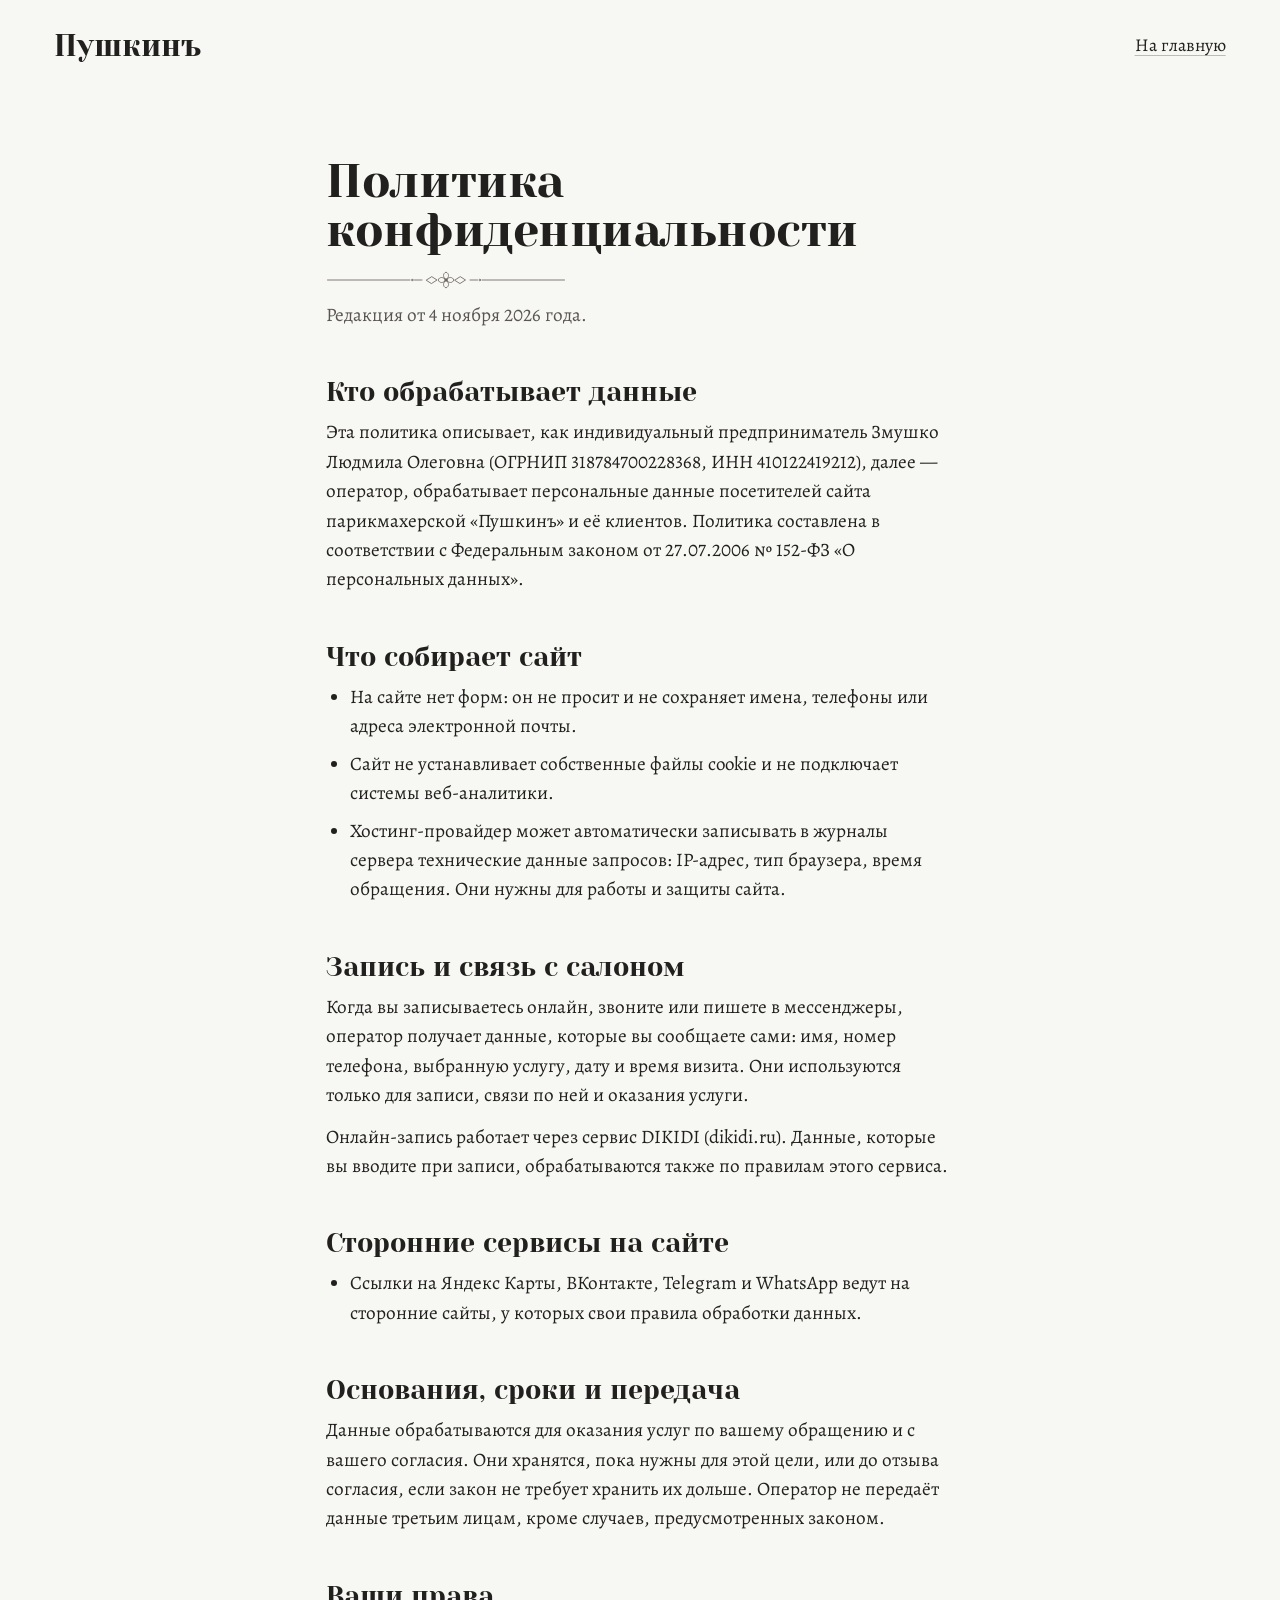
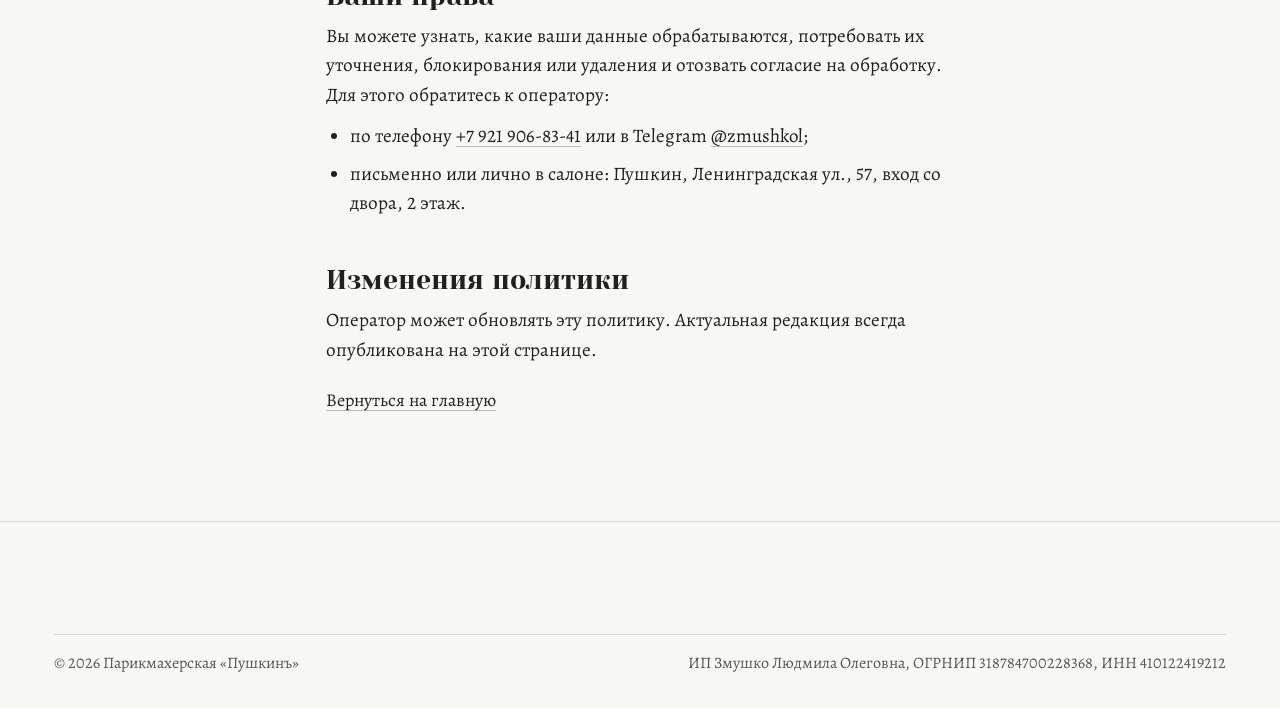
<file: privacy.html>
<!doctype html>
<html lang="ru">
<head>
  <meta charset="utf-8">
  <meta name="viewport" content="width=device-width, initial-scale=1">
  <meta name="robots" content="noindex, nofollow">
  <title>Политика конфиденциальности — парикмахерская «Пушкинъ»</title>
  <meta name="description" content="Как парикмахерская «Пушкинъ» в Пушкине обрабатывает персональные данные посетителей сайта и клиентов.">
  <meta name="theme-color" content="#F7F7F4">
  <link rel="canonical" href="https://pushkin-salon.example/privacy.html">
  <link rel="icon" href="favicon.ico" sizes="32x32">
  <link rel="apple-touch-icon" href="apple-touch-icon.png">
  <link rel="preload" href="fonts/yeseva-one-cyrillic.woff2" as="font" type="font/woff2" crossorigin>
  <link rel="preload" href="fonts/alegreya-cyrillic.woff2" as="font" type="font/woff2" crossorigin>
  <link rel="stylesheet" href="css/site.css">
  <style>
    .legal { max-width: 46rem; padding-block: var(--s-8) var(--s-9); container-type: inline-size; }
    /* «конфиденциальности» must fit one line on any phone */
    .legal h1 { font-size: var(--fs-h2); font-size: clamp(1.5rem, 7.5cqi, 3.25rem); }
    .legal .orn--rule { margin-top: var(--s-4); }
    .legal__date { margin-top: var(--s-4); color: var(--ink-2); }
    .legal h2 { margin-top: var(--s-7); font-size: var(--fs-h3); }
    .legal p, .legal ul { margin-top: var(--s-3); }
    .legal ul { padding-left: 1.25em; }
    .legal li + li { margin-top: var(--s-2); }
    .legal__back { margin-top: var(--s-7); }
    .site-header__back { grid-column: 3; justify-self: end; font-size: 1.125rem; }
  </style>
</head>
<body>
  <svg width="0" height="0" style="position: absolute" aria-hidden="true">
    <symbol id="orn-rule" viewBox="0 0 320 24">
      <path d="M2 12H112"/>
      <path d="M118 12H128"/>
      <path d="M134 12L141 7.5L148 12L141 16.5Z"/>
      <path d="M160 12C155.5 8 155.5 3.5 160 1.5C164.5 3.5 164.5 8 160 12C164.5 16 164.5 20.5 160 22.5C155.5 20.5 155.5 16 160 12Z"/>
      <path d="M160 12C156 7.5 151.5 7.5 149.5 12C151.5 16.5 156 16.5 160 12C164 7.5 168.5 7.5 170.5 12C168.5 16.5 164 16.5 160 12Z"/>
      <path d="M172 12L179 7.5L186 12L179 16.5Z"/>
      <path d="M192 12H202"/>
      <path d="M208 12H318"/>
      <circle class="fill" cx="160" cy="12" r="1.8"/>
      <circle class="fill" cx="115" cy="12" r="1"/>
      <circle class="fill" cx="205" cy="12" r="1"/>
    </symbol>
  </svg>

  <a class="skip-link" href="#main">К содержанию</a>

  <header class="site-header">
    <div class="container site-header__inner">
      <a class="logo" href="index.html" aria-label="Пушкинъ — на главную">Пушкинъ</a>
      <a class="site-header__back link-arrow" href="index.html">На главную</a>
    </div>
  </header>

  <main id="main" class="container legal">
    <h1>Политика конфиденциальности</h1>
    <svg class="orn orn--rule" aria-hidden="true"><use href="#orn-rule"/></svg>
    <p class="legal__date">Редакция от 4 ноября 2026 года.</p>

    <h2>Кто обрабатывает данные</h2>
    <p>Эта политика описывает, как индивидуальный предприниматель Змушко Людмила Олеговна (ОГРНИП 318784700228368, ИНН 410122419212), далее — оператор, обрабатывает персональные данные посетителей сайта парикмахерской «Пушкинъ» и её клиентов. Политика составлена в соответствии с Федеральным законом от 27.07.2006 № 152-ФЗ «О персональных данных».</p>

    <h2>Что собирает сайт</h2>
    <ul>
      <li>На сайте нет форм: он не просит и не сохраняет имена, телефоны или адреса электронной почты.</li>
      <li>Сайт не устанавливает собственные файлы cookie и не подключает системы веб-аналитики.</li>
      <li>Хостинг-провайдер может автоматически записывать в журналы сервера технические данные запросов: IP-адрес, тип браузера, время обращения. Они нужны для работы и защиты сайта.</li>
    </ul>

    <h2>Запись и связь с салоном</h2>
    <p>Когда вы записываетесь онлайн, звоните или пишете в мессенджеры, оператор получает данные, которые вы сообщаете сами: имя, номер телефона, выбранную услугу, дату и время визита. Они используются только для записи, связи по ней и оказания услуги.</p>
    <p>Онлайн-запись работает через сервис DIKIDI (dikidi.ru). Данные, которые вы вводите при записи, обрабатываются также по правилам этого сервиса.</p>

    <h2>Сторонние сервисы на сайте</h2>
    <ul>
      <li>Ссылки на Яндекс Карты, ВКонтакте, Telegram и WhatsApp ведут на сторонние сайты, у которых свои правила обработки данных.</li>
    </ul>

    <h2>Основания, сроки и передача</h2>
    <p>Данные обрабатываются для оказания услуг по вашему обращению и с вашего согласия. Они хранятся, пока нужны для этой цели, или до отзыва согласия, если закон не требует хранить их дольше. Оператор не передаёт данные третьим лицам, кроме случаев, предусмотренных законом.</p>

    <h2>Ваши права</h2>
    <p>Вы можете узнать, какие ваши данные обрабатываются, потребовать их уточнения, блокирования или удаления и отозвать согласие на обработку. Для этого обратитесь к оператору:</p>
    <ul>
      <li>по телефону <a href="tel:+79219068341">+7 921 906-83-41</a> или в Telegram <a href="https://t.me/zmushkol">@zmushkol</a>;</li>
      <li>письменно или лично в салоне: Пушкин, Ленинградская ул., 57, вход со двора, 2 этаж.</li>
    </ul>

    <h2>Изменения политики</h2>
    <p>Оператор может обновлять эту политику. Актуальная редакция всегда опубликована на этой странице.</p>

    <p class="legal__back"><a class="link-arrow" href="index.html">Вернуться на главную</a></p>
  </main>

  <footer class="site-footer">
    <div class="container">
      <div class="site-footer__legal">
        <span>© 2026 Парикмахерская «Пушкинъ»</span>
        <span>ИП Змушко Людмила Олеговна, ОГРНИП 318784700228368, ИНН 410122419212</span>
      </div>
    </div>
  </footer>
</body>
</html>
</file>
<file: css/site.css>
/* Self-hosted fonts (SIL OFL 1.1, licences in fonts/). Cyrillic and Latin subsets only;
   Alegreya also keeps Latin Extended for the rouble sign. Alegreya upright is one variable file (400–500). */

@font-face {
  font-family: "Yeseva One";
  font-style: normal;
  font-weight: 400;
  font-display: swap;
  src: url("../fonts/yeseva-one-cyrillic.woff2") format("woff2");
  unicode-range: U+0301, U+0400-045F, U+0490-0491, U+04B0-04B1, U+2116;
}
@font-face {
  font-family: "Yeseva One";
  font-style: normal;
  font-weight: 400;
  font-display: swap;
  src: url("../fonts/yeseva-one-latin.woff2") format("woff2");
  unicode-range: U+0000-00FF, U+0131, U+0152-0153, U+02BB-02BC, U+02C6, U+02DA, U+02DC, U+0304, U+0308, U+0329, U+2000-206F, U+20AC, U+2122, U+2191, U+2193, U+2212, U+2215, U+FEFF, U+FFFD;
}

@font-face {
  font-family: "Alegreya";
  font-style: normal;
  font-weight: 400 500;
  font-display: swap;
  src: url("../fonts/alegreya-cyrillic.woff2") format("woff2");
  unicode-range: U+0301, U+0400-045F, U+0490-0491, U+04B0-04B1, U+2116;
}
@font-face {
  font-family: "Alegreya";
  font-style: normal;
  font-weight: 400 500;
  font-display: swap;
  src: url("../fonts/alegreya-latin.woff2") format("woff2");
  unicode-range: U+0000-00FF, U+0131, U+0152-0153, U+02BB-02BC, U+02C6, U+02DA, U+02DC, U+0304, U+0308, U+0329, U+2000-206F, U+20AC, U+2122, U+2191, U+2193, U+2212, U+2215, U+FEFF, U+FFFD;
}
@font-face {
  font-family: "Alegreya";
  font-style: normal;
  font-weight: 400 500;
  font-display: swap;
  src: url("../fonts/alegreya-latin-ext.woff2") format("woff2");
  unicode-range: U+0100-02BA, U+02BD-02C5, U+02C7-02CC, U+02CE-02D7, U+02DD-02FF, U+0304, U+0308, U+0329, U+1D00-1DBF, U+1E00-1E9F, U+1EF2-1EFF, U+2020, U+20A0-20AB, U+20AD-20C4, U+2113, U+2C60-2C7F, U+A720-A7FF;
}

@font-face {
  font-family: "Alegreya";
  font-style: italic;
  font-weight: 400;
  font-display: swap;
  src: url("../fonts/alegreya-italic-cyrillic.woff2") format("woff2");
  unicode-range: U+0301, U+0400-045F, U+0490-0491, U+04B0-04B1, U+2116;
}
@font-face {
  font-family: "Alegreya";
  font-style: italic;
  font-weight: 400;
  font-display: swap;
  src: url("../fonts/alegreya-italic-latin.woff2") format("woff2");
  unicode-range: U+0000-00FF, U+0131, U+0152-0153, U+02BB-02BC, U+02C6, U+02DA, U+02DC, U+0304, U+0308, U+0329, U+2000-206F, U+20AC, U+2122, U+2191, U+2193, U+2212, U+2215, U+FEFF, U+FFFD;
}

/* Design tokens: «Модная картинка» — fashion plates of the 1830s, rendered minimal. */
:root {
  /* Paper and ink */
  --paper: #F7F7F4;          /* page ground: cool white plate paper */
  --sheet: #FFFFFF;          /* the plate itself */
  --ink: #22201E;            /* body and headings */
  --ink-2: #5A5550;          /* secondary text, captions */
  --hair: rgba(34, 32, 30, .15);   /* hairline rules */
  --hair-strong: rgba(34, 32, 30, .28);
  --platemark: rgba(34, 32, 30, .25);

  /* Hand-colouring washes (only inside plates) */
  --wash-rose: #E9CFCF;
  --wash-blue: #DCE4EE;

  /* Engraved ornaments: one hairline of faded ink */
  --ornament: #6E6760;
  --ornament-stroke: 1.15;

  /* Prussian blue: reserved for booking and focus */
  --prussian: #1F3D7A;
  --prussian-deep: #162C5A;
  --on-prussian: #FFFFFF;

  /* Type */
  --font-display: "Yeseva One", "Georgia", serif;
  --font-text: "Alegreya", "Georgia", serif;

  --fs-display: clamp(2.75rem, 1.6rem + 3.6vw, 4.875rem);  /* 44 → 78px */
  --fs-h2: clamp(2.125rem, 1.5rem + 2vw, 3.25rem);         /* 34 → 52px */
  --fs-h3: clamp(1.375rem, 1.2rem + .6vw, 1.75rem);        /* 22 → 28px */
  --fs-lead: clamp(1.1875rem, 1.1rem + .35vw, 1.375rem);   /* 19 → 22px */
  --fs-body: 1.1875rem;                                    /* 19px: older readers */
  --fs-small: 1rem;
  --fs-label: .875rem;

  --lh-tight: 1.04;
  --lh-text: 1.55;

  /* Space (4px base) */
  --s-1: .25rem;
  --s-2: .5rem;
  --s-3: .75rem;
  --s-4: 1rem;
  --s-5: 1.5rem;
  --s-6: 2rem;
  --s-7: 3rem;
  --s-8: 4rem;
  --s-9: 6rem;
  --s-10: 8rem;

  /* Layout */
  --container: 80rem;                         /* 1280px */
  --gutter: clamp(1rem, .2rem + 4vw, 5rem);    /* 16 → 80px */
  --header-h: 5.75rem;                        /* 92px */
  --tap: 3rem;                                /* 48px minimum target */

  /* Depth: a plate lying on paper */
  --shadow-plate: 0 18px 40px rgba(34, 32, 30, .12), 0 2px 6px rgba(34, 32, 30, .06);

  /* Motion */
  --ease-out: cubic-bezier(.16, 1, .3, 1);
  --dur: 320ms;
}

/* Base: reset, typography, browser surfaces. */
*, *::before, *::after { box-sizing: border-box; }
* { margin: 0; }

html {
  -webkit-text-size-adjust: 100%;
  text-size-adjust: 100%;
  scroll-behavior: smooth;
  scroll-padding-top: calc(var(--header-h) + var(--s-4));
  scrollbar-color: var(--hair-strong) var(--paper);
}

body {
  background: var(--paper);
  color: var(--ink);
  font-family: var(--font-text);
  font-size: var(--fs-body);
  line-height: var(--lh-text);
  font-variant-numeric: lining-nums;
  -webkit-font-smoothing: antialiased;
  text-rendering: optimizeLegibility;
}

img, svg, video { display: block; max-width: 100%; height: auto; }
button, input, select, textarea { font: inherit; color: inherit; }
ul[role="list"], ol[role="list"] { list-style: none; padding: 0; }

h1, h2, h3 {
  font-family: var(--font-display);
  font-weight: 400;
  line-height: var(--lh-tight);
  text-wrap: balance;
  overflow-wrap: break-word;
}
h1 { font-size: var(--fs-display); letter-spacing: -0.01em; }
h2 { font-size: var(--fs-h2); }
h3 { font-size: var(--fs-h3); line-height: 1.2; }
p { text-wrap: pretty; }

a {
  color: inherit;
  text-decoration-thickness: 1px;
  text-underline-offset: .22em;
  text-decoration-color: var(--hair-strong);
  transition: text-decoration-color var(--dur) var(--ease-out);
}
a:hover { text-decoration-color: currentColor; }

:focus-visible {
  outline: 3px solid var(--prussian);
  outline-offset: 3px;
}

::selection { background: var(--prussian); color: var(--on-prussian); }

/* Layout helpers */
.container {
  width: 100%;
  max-width: calc(var(--container) + var(--gutter) * 2);
  margin-inline: auto;
  padding-inline: var(--gutter);
}

.visually-hidden {
  position: absolute !important;
  width: 1px; height: 1px;
  padding: 0; margin: -1px;
  overflow: hidden; clip: rect(0 0 0 0);
  white-space: nowrap; border: 0;
}

.skip-link {
  position: absolute;
  left: var(--s-4); top: -100px;
  z-index: 100;
  padding: var(--s-3) var(--s-5);
  background: var(--prussian);
  color: var(--on-prussian);
}
.skip-link:focus { top: var(--s-4); }

@media (prefers-reduced-motion: reduce) {
  html { scroll-behavior: auto; }
  *, *::before, *::after {
    animation-duration: .01ms !important;
    animation-iteration-count: 1 !important;
    transition-duration: .01ms !important;
  }
}

/* Components: header, buttons, price list, plate, booking bar, footer. */

/* ---------- Header ---------- */
.site-header {
  position: sticky;
  top: 0;
  z-index: 50;
  background: var(--paper);
  border-bottom: 1px solid transparent;
  transition: border-color var(--dur) var(--ease-out);
}
.site-header.is-scrolled { border-bottom-color: var(--hair); }

.site-header__inner {
  height: var(--header-h);
  display: grid;
  grid-template-columns: auto 1fr auto;
  align-items: center;
  gap: var(--s-6);
}

.logo {
  font-family: var(--font-display);
  font-size: 1.875rem;
  line-height: 1;
  text-decoration: none;
}

.site-nav ul { display: flex; justify-content: center; gap: var(--s-6); }
.site-nav a {
  display: inline-flex;
  align-items: center;
  min-height: var(--tap);
  font-size: 1.125rem;
  text-decoration: none;
}
.site-nav a:hover { text-decoration: underline; text-decoration-color: var(--hair-strong); }
@media (min-width: 60.0625rem) {
  .site-nav a { white-space: nowrap; }
}
@media (min-width: 60.0625rem) and (max-width: 75rem) {
  /* Narrow desktops: six links and the phone on one line */
  .site-header__inner { gap: var(--s-5); }
  .site-nav ul { gap: var(--s-4); }
  .site-nav a, .header-tel { font-size: 1rem; }
}

.header-tel {
  font-weight: 500;
  font-size: 1.125rem;
  text-decoration: none;
  white-space: nowrap;
}

.menu-toggle {
  display: none;
  align-items: center;
  gap: var(--s-2);
  min-height: var(--tap);
  padding: 0 var(--s-3);
  background: none;
  border: 1px solid var(--hair-strong);
  cursor: pointer;
  font-size: 1.0625rem;
}
.menu-toggle svg { width: 22px; height: 22px; }
.menu-toggle .icon-close { display: none; }
.menu-toggle[aria-expanded="true"] .icon-menu { display: none; }
.menu-toggle[aria-expanded="true"] .icon-close { display: block; }

@media (max-width: 60rem) {
  :root { --header-h: 4.25rem; }
  .site-header__inner { grid-template-columns: 1fr auto; gap: var(--s-4); }
  .logo { font-size: 1.625rem; }
  .header-tel { display: none; }
  .menu-toggle { display: inline-flex; }

  .site-nav {
    position: fixed;
    inset: var(--header-h) 0 0 0;
    background: var(--paper);
    padding: var(--s-5) var(--gutter) var(--s-9);
    overflow-y: auto;
    visibility: hidden;
    opacity: 0;
    transform: translateY(-8px);
    transition: opacity var(--dur) var(--ease-out), transform var(--dur) var(--ease-out), visibility 0s linear var(--dur);
  }
  .site-nav.is-open {
    visibility: visible;
    opacity: 1;
    transform: none;
    transition-delay: 0s;
  }
  .site-nav ul { flex-direction: column; gap: 0; }
  .site-nav a {
    width: 100%;
    min-height: 3.5rem;
    padding-block: var(--s-3);
    border-bottom: 1px solid var(--hair);
    font-family: var(--font-display);
    font-size: 1.75rem;
  }
  .site-nav__contacts { margin-top: var(--s-6); display: grid; gap: var(--s-2); font-size: var(--fs-lead); }
}
@media (min-width: 60.0625rem) {
  .site-nav__contacts { display: none; }
}

/* ---------- Buttons ---------- */
.btn {
  display: inline-flex;
  align-items: center;
  justify-content: center;
  gap: var(--s-3);
  min-height: 3.5rem;
  padding: 0 var(--s-6);
  border: 1px solid transparent;
  border-radius: 0;
  font-family: var(--font-text);
  font-size: 1.1875rem;
  font-weight: 500;
  line-height: 1.2;
  text-decoration: none;
  cursor: pointer;
  transition: background-color var(--dur) var(--ease-out), border-color var(--dur) var(--ease-out), color var(--dur) var(--ease-out);
}
.btn:active { transform: translateY(1px); }
.btn svg { width: 20px; height: 20px; flex: none; }

/* Booking: an Empire cartouche. Four corner gradients leave concave notches,
   so the shape needs no mask and the focus ring stays unclipped. */
.btn--book {
  --cartouche: var(--prussian);
  position: relative;
  padding: 0 var(--s-6) 0 var(--s-5);
  color: var(--on-prussian);
  letter-spacing: .01em;
  background-color: transparent;
  background:
    radial-gradient(circle 9px at 0 0, #0000 97%, var(--cartouche)) 0 0 / 51% 51% no-repeat,
    radial-gradient(circle 9px at 100% 0, #0000 97%, var(--cartouche)) 100% 0 / 51% 51% no-repeat,
    radial-gradient(circle 9px at 0 100%, #0000 97%, var(--cartouche)) 0 100% / 51% 51% no-repeat,
    radial-gradient(circle 9px at 100% 100%, #0000 97%, var(--cartouche)) 100% 100% / 51% 51% no-repeat;
}
/* Engraved inner frame */
.btn--book::after {
  content: "";
  position: absolute;
  inset: 7px;
  border: 1px solid rgba(255, 255, 255, .42);
  pointer-events: none;
  transition: inset var(--dur) var(--ease-out), border-color var(--dur) var(--ease-out);
}
.btn--book:hover { --cartouche: var(--prussian-deep); }
.btn--book:hover::after { inset: 5px; border-color: rgba(255, 255, 255, .7); }

/* Quiet: a double engraved rule */
.btn--quiet {
  position: relative;
  background: transparent;
  color: var(--ink);
  border-color: var(--hair-strong);
}
.btn--quiet::after {
  content: "";
  position: absolute;
  inset: 3px;
  border: 1px solid var(--hair);
  pointer-events: none;
  transition: inset var(--dur) var(--ease-out), border-color var(--dur) var(--ease-out);
}
.btn--quiet:hover { border-color: var(--ink); }
.btn--quiet:hover::after { inset: 4px; border-color: var(--hair-strong); }

.btn[aria-disabled="true"], .btn:disabled {
  opacity: .45;
  cursor: not-allowed;
  pointer-events: none;
}

.link-arrow {
  display: inline-flex;
  align-items: center;
  gap: var(--s-2);
  min-height: var(--tap);
  font-size: 1.125rem;
}
.link-arrow svg { width: 18px; height: 18px; transition: transform var(--dur) var(--ease-out); }
.link-arrow:hover svg { transform: translateX(3px); }

/* ---------- Price list ---------- */
/* Dot leaders, as in a 19th-century price list. A long name wraps;
   the leader and the price stay on its last line. */
.price-list { list-style: none; padding: 0; }
.price-row {
  display: grid;
  grid-template-columns: minmax(0, max-content) minmax(1.25rem, 1fr) auto;
  align-items: end;
  column-gap: .45em;
  padding: var(--s-2) 0;
}
.price-row::before {
  content: "";
  grid-area: 1 / 2;
  margin-bottom: calc(.37em - 2px);
  border-bottom: 2px dotted var(--hair-strong);
}
.price-row__name { grid-area: 1 / 1; font-style: italic; color: var(--ink-2); }
.price-row__price {
  grid-area: 1 / 3;
  font-weight: 500;
  white-space: nowrap;
  font-variant-numeric: lining-nums tabular-nums;
}
.price-row__price--ask { font-weight: 400; font-style: italic; }
.price-row__note {
  grid-column: 1 / -1;
  max-width: 58ch;
  margin-top: var(--s-1);
  font-size: var(--fs-small);
  color: var(--ink-2);
}

/* ---------- Plate (fashion plate) ---------- */
.plate {
  background: var(--sheet);
  padding: var(--s-5);
  box-shadow: var(--shadow-plate);
}
/* Hand-colouring: each plate is washed rose, or blue for .plate--blue, around the picture */
.plate__mark {
  background: color-mix(in srgb, var(--wash-rose) 32%, var(--sheet));
  border: 1px solid var(--platemark);
  padding: var(--s-4) var(--s-4) var(--s-5);
}
.plate__head {
  display: flex;
  flex-wrap: wrap;
  align-items: center;
  justify-content: space-between;
  gap: var(--s-4);
  font-size: var(--fs-label);
  letter-spacing: .12em;
  text-transform: uppercase;
  color: var(--ink-2);
}
.plate__img {
  position: relative;
  aspect-ratio: 4 / 5;
  margin: var(--s-3) 0 var(--s-4);
  background: var(--wash-rose);
  overflow: hidden;
}
.plate--blue .plate__img { background: var(--wash-blue); }
.plate--blue .plate__mark { background: color-mix(in srgb, var(--wash-blue) 45%, var(--sheet)); }
.plate__img img { width: 100%; height: 100%; object-fit: cover; }
.plate__placeholder {
  position: absolute;
  inset: auto 0 0 0;
  padding: var(--s-4);
  font-size: var(--fs-small);
  color: var(--ink-2);
}
.plate figcaption, .plate__caption {
  font-style: italic;
  font-size: 1.1875rem;
  line-height: 1.35;
}
@media (max-width: 60rem) {
  /* Narrow plates: a long title wraps under the number, centred like an engraved legend */
  .plate__head { justify-content: center; gap: 0 var(--s-2); font-size: .8125rem; letter-spacing: .08em; }
}

/* ---------- Section ---------- */
.section { padding-block: clamp(var(--s-8), 8vw, var(--s-10)); }
.section__head { max-width: 46rem; margin-bottom: var(--s-7); }
.section__head p { margin-top: var(--s-4); font-size: var(--fs-lead); color: var(--ink-2); }

/* A section not built yet: pencil outline (unselected = dashed) */
.stub {
  border: 1px dashed var(--hair-strong);
  padding: var(--s-6);
  color: var(--ink-2);
  font-style: italic;
}

/* ---------- Mobile booking bar ---------- */
.booking-bar { display: none; }
@media (max-width: 60rem) {
  .booking-bar {
    position: fixed;
    inset: auto 0 0 0;
    z-index: 40;
    display: grid;
    grid-template-columns: 1fr auto;
    gap: var(--s-2);
    padding: var(--s-2) var(--gutter) calc(var(--s-2) + env(safe-area-inset-bottom));
    background: var(--paper);
    border-top: 1px solid var(--hair);
  }
  .booking-bar .btn { min-height: 3.25rem; padding: 0 var(--s-5); white-space: nowrap; }
  .booking-bar {
    transition: transform var(--dur) var(--ease-out), visibility 0s linear 0s;
  }
  .booking-bar.is-hidden {
    transform: translateY(100%);
    visibility: hidden;
    transition: transform var(--dur) var(--ease-out), visibility 0s linear var(--dur);
  }
  /* Tablets: a button of comfortable width, not a stripe across the screen */
  @media (min-width: 48rem) {
    .booking-bar { grid-template-columns: minmax(0, 24rem) auto; justify-content: center; }
  }
  .booking-bar .btn--quiet { width: 3.25rem; padding: 0; background: var(--sheet); }
  body { padding-bottom: calc(4.5rem + env(safe-area-inset-bottom)); }
}

/* ---------- Footer ---------- */
.site-footer {
  border-top: 1px solid var(--hair);
  padding-block: var(--s-8) var(--s-6);
  font-size: var(--fs-small);
}
.site-footer__grid {
  display: grid;
  grid-template-columns: 1.4fr 1fr 1fr 1fr;
  gap: var(--s-6);
}
.site-footer__logo img { width: 8.5rem; height: auto; }
.site-footer__about { margin-top: var(--s-3); color: var(--ink-2); max-width: 26ch; }
.site-footer h3 {
  font-family: var(--font-text);
  font-size: var(--fs-label);
  letter-spacing: .12em;
  text-transform: uppercase;
  color: var(--ink-2);
  margin-bottom: var(--s-3);
}
.site-footer ul { list-style: none; padding: 0; display: grid; gap: var(--s-1); }
.site-footer a { display: inline-block; padding-block: var(--s-1); }
.site-footer__tel { font-size: 1.25rem; font-weight: 500; text-decoration: none; }
.site-footer__legal {
  margin-top: var(--s-7);
  padding-top: var(--s-4);
  border-top: 1px solid var(--hair);
  display: flex;
  flex-wrap: wrap;
  justify-content: space-between;
  gap: var(--s-3);
  color: var(--ink-2);
}
@media (max-width: 60rem) {
  .site-footer__grid { grid-template-columns: 1fr 1fr; }
}
@media (max-width: 36rem) {
  .site-footer__grid { grid-template-columns: 1fr; }
}

/* Decor: engraved ornaments of the 18th–19th centuries, drawn with one hairline. */

.orn {
  display: block;
  flex: none;
  fill: none;
  stroke: var(--ornament);
  stroke-width: var(--ornament-stroke);
  stroke-linecap: round;
  stroke-linejoin: round;
  overflow: visible;
}
.orn .fill, .orn--filled { fill: var(--ornament); stroke: none; }

.orn--rule { width: 15rem; height: 1.125rem; }
.orn--rule-wide { width: min(100%, 22rem); height: 1.5rem; margin-inline: auto; }
.orn--laurel { width: 6rem; height: 2.5rem; }
.orn--laurel-flip { transform: scaleX(-1); }
.orn--fleuron { width: 1.25rem; height: 1.25rem; }
.orn--vignette { height: 3.5rem; width: auto; }
/* Engraved tools under some section titles, so the rule with the rosette stays a rarity */
.orn--comb { width: 4.5rem; height: 1.75rem; }
.orn--scissors { width: 4rem; height: 2rem; }
.orn--mirror { width: 1.75rem; height: 3.25rem; }

/* Section title: heading over a short engraved rule */
.title-orn { display: grid; justify-items: start; gap: var(--s-3); }
.title-orn--center { justify-items: center; text-align: center; }

/* Laurel pair around a short label */
.laurels { display: inline-flex; align-items: center; gap: var(--s-3); }
.laurels > .orn { width: 3.5rem; height: 1.5rem; }

/* Plate corners: engraved frame ornaments inside the platemark */
.plate__mark { position: relative; }
.plate__corner {
  position: absolute;
  width: 1.75rem;
  height: 1.75rem;
  pointer-events: none;
}
.plate__corner--tl { top: -1px; left: -1px; }
.plate__corner--tr { top: -1px; right: -1px; transform: scaleX(-1); }
.plate__corner--bl { bottom: -1px; left: -1px; transform: scaleY(-1); }
.plate__corner--br { bottom: -1px; right: -1px; transform: scale(-1, -1); }
.plate__corner .orn { width: 100%; height: 100%; }

/* ---------- Motion: the engraver's burin ---------- */
/* Ornaments draw themselves once when they enter the screen.
   Only armed when JS confirms motion is allowed, so without JS they are simply drawn. */
.motion-ok .draw:not(.is-drawn) {
  stroke-dasharray: 1;
  stroke-dashoffset: 1;
}
.motion-ok .draw {
  stroke-dasharray: 1;
  stroke-dashoffset: 0;
  transition: stroke-dashoffset 1.4s var(--ease-out);
  transition-delay: var(--draw-delay, 0ms);
}
.motion-ok .draw .fill { opacity: 0; transition: opacity .6s var(--ease-out) calc(var(--draw-delay, 0ms) + .9s); }
.motion-ok .draw.is-drawn .fill { opacity: 1; }

/* Scissors on the booking button snip on hover and keyboard focus */
.scissors { width: 2.125rem; height: 1.0625rem; flex: none; overflow: visible; }
@media (max-width: 22rem) {
  .booking-bar .scissors { display: none; }
}
.scissors path, .scissors circle { fill: none; stroke: currentColor; stroke-width: 1.25; stroke-linecap: round; stroke-linejoin: round; }
.scissors .pivot { fill: currentColor; stroke: none; }
.scissors .blade { transform-box: view-box; transform-origin: 24px 12px; }

@keyframes snip-a { 0%, 100% { transform: rotate(0); } 30%, 70% { transform: rotate(-9deg); } 50% { transform: rotate(1deg); } }
@keyframes snip-b { 0%, 100% { transform: rotate(0); } 30%, 70% { transform: rotate(9deg); } 50% { transform: rotate(-1deg); } }

@media (prefers-reduced-motion: no-preference) {
  .btn:hover .scissors .blade-a, .btn:focus-visible .scissors .blade-a { animation: snip-a .6s var(--ease-out); }
  .btn:hover .scissors .blade-b, .btn:focus-visible .scissors .blade-b { animation: snip-b .6s var(--ease-out); }
}

/* Page sections.
   Five layouts by screen width:
   phone          < 36rem (575px)  one column, plates as a swipe strip
   large phone    36–48rem         one column, roomier lists
   tablet         48–60rem         two columns, the stack shuffles, burger menu and booking bar stay
   small laptop   60–75rem         desktop layout with slimmer side columns
   desktop        ≥ 75rem          full layout */

/* ---------- First viewport ---------- */
.hero { padding-block: var(--s-6) var(--s-9); }
.hero__grid {
  display: grid;
  grid-template-columns: minmax(0, 1fr) minmax(0, 34rem);
  gap: var(--s-8);
  align-items: center;
}
/* The title is sized by its own column: «Парикмахерская» is about 8.7em wide
   and must never break, at any screen width */
.hero__copy { container-type: inline-size; }
.hero h1 {
  font-size: clamp(2.375rem, 1.3rem + 3.4vw, 4.5rem);
  font-size: clamp(1.75rem, 11cqi, 4.5rem);
}
@media (min-width: 48rem) and (max-width: 75rem) {
  /* Tablets and small laptops: a slimmer stack leaves the title more room */
  .hero__grid { grid-template-columns: minmax(0, 1fr) minmax(0, 26rem); gap: var(--s-7); }
  .plate-stack .plate { padding: var(--s-4); }
  .plate-stack .plate__head { justify-content: center; gap: 0 var(--s-2); font-size: .8125rem; letter-spacing: .08em; }
}
@media (min-width: 48rem) and (max-width: 60rem) {
  .hero__grid { grid-template-columns: minmax(0, 1fr) minmax(0, 22rem); gap: var(--s-6); }
  .plate-stack { margin-inline: 0; }
  .plate-stack__status { display: none; }
}
.hero__lead { margin-top: var(--s-5); font-size: var(--fs-lead); color: var(--ink-2); max-width: 36ch; }
.hero__actions { display: flex; flex-wrap: wrap; gap: var(--s-4); margin-top: var(--s-6); }
.hero__prices { margin-top: var(--s-7); max-width: 30rem; }
.hero__more { margin-top: var(--s-2); }
.hero__facts {
  display: flex;
  flex-wrap: wrap;
  align-items: center;
  gap: var(--s-2) var(--s-4);
  margin-top: var(--s-6);
  font-size: var(--fs-small);
  color: var(--ink-2);
}
.hero__facts .orn--fleuron { width: 1rem; height: 1rem; }

/* Plate stack: the top plate lies straight, the ones behind are turned */
.plate-stack {
  position: relative;
  aspect-ratio: 4 / 5.4;
  margin-inline: var(--s-6) 0;
}
.plate-stack .plate {
  position: absolute;
  inset: 0 0 auto auto;
  width: 82%;
  transition: transform .7s var(--ease-out);
}
.plate-stack .plate[data-pos="0"] { z-index: 3; transform: none; }
.plate-stack .plate[data-pos="1"] { z-index: 2; transform: translate(-30%, 6%) rotate(-4deg); }
.plate-stack .plate[data-pos="2"] { z-index: 1; transform: translate(-12%, 3%) rotate(3deg); }
/* Plates underneath show only their picture: a cut-off number or caption would read as a glitch */
@media (min-width: 48rem) {
  .plate-stack .plate .plate__head,
  .plate-stack .plate figcaption { transition: opacity var(--dur) var(--ease-out); }
  .plate-stack .plate:not([data-pos="0"]) .plate__head,
  .plate-stack .plate:not([data-pos="0"]) figcaption { opacity: 0; }
}
/* Controls sit under the pile, above any plate that hangs over its edge */
.plate-stack { margin-bottom: calc(var(--tap) + var(--s-4)); }
.plate-stack__controls {
  position: absolute;
  z-index: 4;
  right: 0;
  top: calc(100% + var(--s-3));
  display: flex;
  align-items: center;
  gap: var(--s-3);
  font-size: var(--fs-small);
  color: var(--ink-2);
}
.plate-stack__next {
  display: inline-flex;
  align-items: center;
  gap: var(--s-2);
  min-height: var(--tap);
  padding: 0 var(--s-3);
  background: none;
  border: 0;
  color: var(--ink);
  font-size: var(--fs-small);
  text-decoration: underline;
  text-decoration-color: var(--hair-strong);
  text-underline-offset: .22em;
  cursor: pointer;
}
.plate-stack__next:hover { text-decoration-color: currentColor; }
.plate-stack__next svg { width: 18px; height: 18px; }
.plate-stack[data-ready] .plate { cursor: pointer; }

@media (max-width: 60rem) {
  .hero { padding-top: var(--s-4); }
}
@media (max-width: 47.9375rem) {
  /* Phones: the works come right after the title and lead, so the first screen shows them;
     buttons and prices follow the strip. The grid is the container for the title's cqi size. */
  .hero__grid { grid-template-columns: minmax(0, 1fr); gap: 0; container-type: inline-size; }
  .hero__copy { display: contents; }
  .hero h1 { order: 1; }
  .hero__lead { order: 2; }
  .hero__media { order: 3; margin-top: var(--s-5); }
  .hero__actions { order: 4; margin-top: var(--s-2); }
  .hero__prices { order: 5; }
  .hero__more { order: 6; justify-self: start; }
  .hero__facts { order: 7; }

  /* On phones the plates become a swipeable strip */
  .plate-stack {
    aspect-ratio: auto;
    margin: 0 calc(var(--gutter) * -1);
    padding: var(--s-2) var(--gutter) var(--s-6);
    display: flex;
    gap: var(--s-4);
    overflow-x: auto;
    scroll-snap-type: x mandatory;
    scroll-padding-inline: var(--gutter);
    scrollbar-width: none;
  }
  .plate-stack::-webkit-scrollbar { display: none; }
  .plate-stack .plate {
    position: static;
    flex: 0 0 min(78vw, 22rem);
    width: auto;
    scroll-snap-align: start;
  }
  .plate-stack .plate[data-pos] { transform: none; }
  .plate-stack .plate { padding: var(--s-4); }
  .plate-stack__controls { display: none; }
}

/* ---------- Why us ---------- */
.why__grid {
  display: grid;
  grid-template-columns: minmax(0, 5fr) minmax(0, 7fr);
  gap: var(--s-8);
  align-items: start;
}
.why__aside { position: sticky; top: calc(var(--header-h) + var(--s-6)); }
.why__aside .plate { margin-top: var(--s-7); max-width: 26rem; }
.why__aside .plate__img { aspect-ratio: 5 / 4; }
.why__list { list-style: none; padding: 0; }
.why__item { padding-block: var(--s-6); }
.why__item + .why__item { border-top: 1px solid var(--hair); }
.why__item h3 { display: flex; align-items: center; gap: var(--s-3); }
.why__item h3 .orn--fleuron { width: 1.5rem; height: 1.5rem; }
.why__item p { margin-top: var(--s-3); color: var(--ink-2); max-width: 52ch; }

@media (max-width: 60rem) {
  .why__grid { gap: var(--s-6); }
}
@media (max-width: 47.9375rem) {
  .why__grid { grid-template-columns: minmax(0, 1fr); }
  .why__aside { position: static; }
}

/* ---------- Services and prices ---------- */
/* A page from an old price list: a framed sheet with one tipped-in plate */
.services__sheet {
  position: relative;
  padding: var(--s-8);
  border: 1px solid var(--platemark);
}
.services__sheet::before {
  content: "";
  position: absolute;
  inset: 6px;
  border: 1px solid var(--hair);
  pointer-events: none;
}
.services__sheet > .plate__corner { width: 2.75rem; height: 2.75rem; }

.services__head { margin-bottom: var(--s-8); }
.services__head p { max-width: 44ch; font-size: var(--fs-lead); color: var(--ink-2); }

.services__body {
  display: grid;
  grid-template-columns: minmax(0, 7fr) minmax(0, 5fr);
  gap: var(--s-8);
  align-items: start;
}
.services__group + .services__group { margin-top: var(--s-7); }
.services__group h3 { margin-bottom: var(--s-3); }
.services__body > .plate {
  position: sticky;
  top: calc(var(--header-h) + var(--s-6));
  justify-self: end;
  width: min(100%, 26rem);
  transform: rotate(1.5deg);
}

.services__foot {
  display: flex;
  flex-wrap: wrap;
  align-items: center;
  justify-content: space-between;
  gap: var(--s-5) var(--s-7);
  margin-top: var(--s-8);
  padding-top: var(--s-6);
  border-top: 1px solid var(--hair);
}
.services__notes { display: grid; gap: var(--s-2); color: var(--ink-2); }
.services__actions { display: flex; flex-wrap: wrap; gap: var(--s-4); }

@media (max-width: 60rem) {
  .services__sheet { padding: var(--s-7) var(--s-6); }
  .services__sheet > .plate__corner { width: 2rem; height: 2rem; }
  .services__head { margin-bottom: var(--s-6); }
  .services__body { gap: var(--s-6); }
  .services__body > .plate { padding: var(--s-4); }
  .services__foot { margin-top: var(--s-7); }
}
@media (max-width: 47.9375rem) {
  .services__sheet { padding: var(--s-7) var(--s-4); }
  .services__body { grid-template-columns: minmax(0, 1fr); gap: var(--s-7); }
  .services__body > .plate {
    position: static;
    justify-self: center;
    width: min(100%, 20rem);
    transform: none;
  }
}

/* ---------- Split section head: title on the left, a short lead on the right ---------- */
.split-head {
  display: grid;
  grid-template-columns: minmax(0, 5fr) minmax(0, 7fr);
  gap: var(--s-5) var(--s-8);
  /* Top-aligned: a long lead must not rise above the section title */
  align-items: start;
  margin-bottom: var(--s-7);
}
.split-head > p { max-width: 40ch; font-size: var(--fs-lead); color: var(--ink-2); }
/* Works: the long lead sits under the title on every width (client's edit) */
.gallery .split-head { grid-template-columns: minmax(0, 1fr); }
.gallery .split-head > p { max-width: 60ch; }
@media (max-width: 60rem) {
  .split-head { margin-bottom: var(--s-6); }
}
@media (max-width: 47.9375rem) {
  .split-head { grid-template-columns: minmax(0, 1fr); }
}

/* ---------- Works gallery ---------- */
/* An album of numbered plates laid out on the table, each slightly askew */

/* Filters: the chosen one is drawn solid, the rest dashed, as on a sewing pattern */
.gallery__filters {
  display: flex;
  flex-wrap: wrap;
  gap: var(--s-2) var(--s-5);
  margin-bottom: var(--s-7);
}
.filter {
  display: inline-flex;
  align-items: center;
  gap: var(--s-2);
  min-height: var(--tap);
  padding: 0 var(--s-1);
  background: none;
  border: 0;
  border-bottom: 1px dashed var(--hair-strong);
  color: var(--ink-2);
  font-size: 1.125rem;
  white-space: nowrap;
  cursor: pointer;
  transition: color var(--dur) var(--ease-out), border-color var(--dur) var(--ease-out);
}
.filter:hover { color: var(--ink); border-bottom-color: var(--ink-2); }
.filter[aria-pressed="true"] {
  color: var(--ink);
  border-bottom: 1px solid var(--ink);
  box-shadow: inset 0 -1px 0 var(--ink);
}
.filter__count { font-size: var(--fs-label); color: var(--ink-2); font-variant-numeric: lining-nums; }

.gallery__grid {
  list-style: none;
  padding: 0;
  display: grid;
  grid-template-columns: repeat(4, minmax(0, 1fr));
  gap: var(--s-7) var(--s-6);
}
.gallery__item[hidden] { display: none; }

.gallery .plate {
  padding: var(--s-4);
  transition: transform var(--dur) var(--ease-out), box-shadow var(--dur) var(--ease-out);
}
.gallery .plate__mark { padding: var(--s-3) var(--s-3) var(--s-4); }
.gallery .plate__head { gap: var(--s-2); font-size: .8125rem; letter-spacing: .1em; }
.gallery .plate figcaption { font-size: 1.0625rem; }
.gallery__item:nth-child(4n + 1) .plate { transform: rotate(-.8deg); }
.gallery__item:nth-child(4n + 2) .plate { transform: rotate(.6deg); }
.gallery__item:nth-child(4n + 3) .plate { transform: rotate(-.4deg); }
.gallery__item:nth-child(4n) .plate { transform: rotate(.9deg); }
.gallery__item:nth-child(even) .plate__img { background: var(--wash-blue); }
.gallery .plate:focus-within { transform: translateY(-4px); }
@media (hover: hover) {
  .gallery .plate:hover {
    transform: translateY(-4px);
    box-shadow: 0 24px 48px rgba(34, 32, 30, .16), 0 3px 8px rgba(34, 32, 30, .08);
  }
}

/* The picture itself opens the viewer */
.plate__open {
  display: block;
  width: 100%;
  padding: 0;
  border: 0;
  cursor: zoom-in;
}
.plate__open img { transition: transform .6s var(--ease-out); }
.plate__open:hover img { transform: scale(1.03); }
/* Before/after collages are square: mounted whole on the wash, never cropped */
.plate--fit .plate__img img { object-fit: contain; }

.gallery__foot {
  display: flex;
  flex-wrap: wrap;
  align-items: center;
  justify-content: space-between;
  gap: var(--s-5);
  margin-top: var(--s-8);
}

@media (max-width: 75rem) {
  .gallery__grid { grid-template-columns: repeat(3, minmax(0, 1fr)); }
}
@media (max-width: 60rem) {
  .gallery__grid { gap: var(--s-6) var(--s-5); }
  .gallery .plate { padding: var(--s-3); }
  .gallery .plate__mark { padding: var(--s-2) var(--s-2) var(--s-3); }
  .gallery__foot { margin-top: var(--s-7); }
}
@media (max-width: 47.9375rem) {
  .gallery__filters {
    flex-wrap: nowrap;
    overflow-x: auto;
    margin: 0 calc(var(--gutter) * -1) var(--s-6);
    padding-inline: var(--gutter);
    scrollbar-width: none;
  }
  .gallery__filters::-webkit-scrollbar { display: none; }
  .gallery__grid { grid-template-columns: repeat(2, minmax(0, 1fr)); gap: var(--s-6) var(--s-4); }
}
@media (max-width: 36rem) {
  /* Number over kind, so every plate in a row keeps the same height */
  .gallery .plate__head { flex-direction: column; font-size: .75rem; letter-spacing: .06em; }
  .gallery .plate__head .orn { display: none; }
  .gallery .plate figcaption { display: none; }
}

/* ---------- Viewer: one plate, large ---------- */
.viewer {
  position: fixed;
  inset: 0;
  width: 100vw;
  height: 100dvh;
  max-width: none;
  max-height: none;
  margin: 0;
  padding: var(--s-6) var(--gutter);
  border: 0;
  background: rgba(247, 247, 244, .97);
  color: var(--ink);
}
.viewer[open] { display: grid; place-items: center; }
.viewer::backdrop { background: rgba(34, 32, 30, .35); }
html.viewer-open { overflow: hidden; }

.viewer__inner { display: grid; justify-items: center; gap: var(--s-4); max-width: 100%; }
.viewer__plate { width: fit-content; max-width: 100%; animation: viewer-in .45s var(--ease-out); }
.viewer__img {
  display: grid;
  place-items: center;
  margin: var(--s-3) 0 var(--s-4);
  background: var(--wash-rose);
}
.viewer__img img {
  width: auto;
  height: auto;
  max-width: 100%;
  max-height: calc(100dvh - 19rem);
}
.viewer__plate figcaption { max-width: 36ch; }

.viewer__nav { display: flex; align-items: center; gap: var(--s-4); }
.viewer__step { width: 3.5rem; padding: 0; }
.viewer__count { min-width: 5.5rem; text-align: center; font-variant-numeric: lining-nums tabular-nums; color: var(--ink-2); }

.viewer__close {
  position: absolute;
  top: var(--s-4);
  right: var(--gutter);
  display: inline-flex;
  align-items: center;
  gap: var(--s-2);
  min-height: var(--tap);
  padding: 0 var(--s-4);
  background: var(--sheet);
  border: 1px solid var(--hair-strong);
  font-size: 1.0625rem;
  cursor: pointer;
}
.viewer__close:hover { border-color: var(--ink); }
.viewer__close svg { width: 20px; height: 20px; }

@keyframes viewer-in {
  from { opacity: 0; transform: translateY(12px); }
  to { opacity: 1; transform: none; }
}

@media (max-width: 60rem) {
  .viewer { padding: calc(var(--tap) + var(--s-5)) var(--s-4) var(--s-4); }
  .viewer__plate { padding: var(--s-3); }
  .viewer__plate .plate__mark { padding: var(--s-3) var(--s-3) var(--s-4); }
  .viewer__img img { max-height: calc(100dvh - 18rem); }
  .viewer__close { top: var(--s-3); right: var(--s-4); }
}

/* ---------- Reviews ---------- */
/* The rating struck like a medal; what guests write, retold */
.reviews__grid {
  display: grid;
  grid-template-columns: minmax(0, 4fr) minmax(0, 8fr);
  gap: var(--s-8);
  align-items: start;
}
.reviews__medals {
  position: sticky;
  top: calc(var(--header-h) + var(--s-6));
  display: grid;
  justify-items: center;
  gap: var(--s-4);
  text-align: center;
}
.medal { display: grid; justify-items: center; gap: var(--s-4); }
.medal__disc {
  display: grid;
  place-content: center;
  justify-items: center;
  gap: var(--s-2);
  width: 16rem;
  aspect-ratio: 1;
  padding: var(--s-6);
  border: 1px solid var(--platemark);
  border-radius: 50%;
  background: var(--sheet);
  /* An inner engraved ring, then the shadow of a medal lying on paper */
  box-shadow: inset 0 0 0 9px var(--sheet), inset 0 0 0 10px var(--hair-strong), var(--shadow-plate);
}
.medal__score { font-family: var(--font-display); font-size: 4.5rem; line-height: 1; }
.medal__stars { width: 7.5rem; height: 1.5rem; }
.medal__stars-fill { fill: var(--ink); }
.medal__stars-line { fill: none; stroke: var(--ornament); stroke-width: 1.1; stroke-linejoin: round; }
.medal__count { font-size: var(--fs-small); line-height: 1.4; color: var(--ink-2); }
.medal figcaption { font-style: italic; font-size: var(--fs-lead); }
.reviews__date { font-size: var(--fs-small); color: var(--ink-2); }

.reviews__body h3 { margin-bottom: var(--s-5); }
.reviews__themes {
  list-style: none;
  padding: 0;
  display: grid;
  grid-template-columns: repeat(2, minmax(0, 1fr));
  gap: 0 var(--s-7);
}
.reviews__themes li { padding-block: var(--s-5); border-top: 1px solid var(--hair); }
.reviews__theme { font-family: var(--font-display); font-size: clamp(1.25rem, 1.1rem + .4vw, 1.5rem); line-height: 1.2; }
.reviews__themes li > p + p { margin-top: var(--s-2); color: var(--ink-2); }
.reviews__actions {
  display: flex;
  flex-wrap: wrap;
  align-items: center;
  gap: var(--s-4) var(--s-6);
  margin-top: var(--s-6);
}

@media (max-width: 60rem) {
  /* Medal above, the retold themes in two columns below */
  .reviews__grid { grid-template-columns: minmax(0, 1fr); gap: var(--s-7); }
  .reviews__medals { position: static; }
}
@media (max-width: 36rem) {
  .reviews__themes { grid-template-columns: minmax(0, 1fr); }
}

/* ---------- Chair rental ---------- */
/* A notice for hairdressers in a double rule, with the workplace plate laid over its edge */
.rental__grid {
  display: grid;
  grid-template-columns: minmax(0, 7fr) minmax(0, 5fr);
  align-items: center;
}
.rental__notice {
  position: relative;
  padding: var(--s-8) var(--s-8) var(--s-7);
  border: 3px double var(--platemark);
  background: var(--sheet);
}
.rental__notice > .plate__corner { width: 2.25rem; height: 2.25rem; }
.rental__lead { max-width: 44ch; font-size: var(--fs-lead); color: var(--ink-2); }
.rental__terms { margin-top: var(--s-7); }
.rental__included { margin-top: var(--s-6); }
.rental__included h3 { margin-bottom: var(--s-3); }
.rental__included li { display: flex; align-items: center; gap: var(--s-3); padding-block: var(--s-1); }
.rental__note { margin-top: var(--s-6); color: var(--ink-2); }
.rental__actions {
  display: flex;
  flex-wrap: wrap;
  align-items: center;
  gap: var(--s-4) var(--s-6);
  margin-top: var(--s-5);
}
.rental__plate {
  position: relative;
  z-index: 1;
  justify-self: start;
  width: min(100%, 26rem);
  /* Overlaps only the notice's margin, never its prices */
  margin-left: calc(var(--s-6) * -1);
  transform: rotate(2deg);
}

@media (max-width: 60rem) {
  .rental__grid { gap: var(--s-6); }
  .rental__notice { padding: var(--s-7) var(--s-5) var(--s-6); }
  .rental__plate { margin-left: 0; padding: var(--s-4); }
}
@media (max-width: 47.9375rem) {
  .rental__grid { grid-template-columns: minmax(0, 1fr); gap: var(--s-7); }
  .rental__plate {
    justify-self: center;
    width: min(100%, 20rem);
    transform: none;
  }
}

/* ---------- How to find us ---------- */
.findus__grid {
  display: grid;
  grid-template-columns: minmax(0, 6fr) minmax(0, 5fr);
  gap: var(--s-8);
  align-items: start;
}
.findus__address { display: grid; gap: var(--s-1); margin-top: var(--s-6); font-style: normal; }
.findus__street { font-family: var(--font-display); font-size: var(--fs-h3); line-height: 1.2; }
.findus__address span + span { color: var(--ink-2); }

/* The way in, step by step: a courtyard entrance is easy to miss */
.findus__steps {
  list-style: none;
  padding: 0;
  display: grid;
  gap: var(--s-3);
  margin-top: var(--s-6);
  counter-reset: step;
}
.findus__steps li {
  counter-increment: step;
  display: grid;
  grid-template-columns: 2.25rem minmax(0, 1fr);
  align-items: baseline;
  gap: var(--s-3);
  font-size: var(--fs-lead);
}
.findus__steps li::before {
  content: counter(step);
  font-family: var(--font-display);
  font-size: 1.75rem;
  line-height: 1;
  color: var(--ornament);
}
.findus__facts { margin-top: var(--s-6); }

.findus__contacts { margin-top: var(--s-7); padding-top: var(--s-6); border-top: 1px solid var(--hair); }
.findus__tel { font-family: var(--font-display); font-size: var(--fs-h3); text-decoration: none; }
.findus__links { display: flex; flex-wrap: wrap; gap: 0 var(--s-5); margin-top: var(--s-2); }
.findus__links a { display: inline-flex; align-items: center; min-height: var(--tap); }
.findus__actions {
  display: flex;
  flex-wrap: wrap;
  align-items: center;
  gap: var(--s-4) var(--s-6);
  margin-top: var(--s-4);
}

/* The way in as an engraved plan: our own hairline schematic, hand-coloured house on a blue wash.
   Only what helps find the door; the caption links to the interactive Yandex map. */
.findus__map { position: sticky; top: calc(var(--header-h) + var(--s-6)); }
.findus__frame {
  aspect-ratio: 4 / 3;
  margin: var(--s-3) 0 var(--s-4);
  overflow: hidden;
}
.plan { display: block; width: 100%; height: 100%; }
.plan__ground { fill: var(--wash-blue); }
.plan__road { fill: var(--paper); }
.plan__line, .plan__leader { fill: none; stroke: var(--ornament); stroke-width: 1.2; stroke-linecap: round; stroke-linejoin: round; }
.plan__leader { stroke-dasharray: 2 4; }
.plan__house { fill: var(--wash-rose); stroke: var(--ink); stroke-width: 1.2; }
.plan__door { fill: var(--ink); }
.plan__door-ring { fill: none; stroke: var(--ink); stroke-width: 1; }
.plan__stop { fill: var(--sheet); stroke: var(--ink); stroke-width: 1.2; }
.plan text { font-family: var(--font-text); fill: var(--ink); }
.plan__street { font-size: 17px; font-style: italic; letter-spacing: .04em; fill: var(--ink-2); }
.plan__number { font-family: var(--font-display); font-size: 18px; text-anchor: middle; }
.plan__label { font-size: 17px; }
.plan__label--small { font-size: 15px; }
.plan__note { font-size: 17px; font-style: italic; fill: var(--ink-2); }
.plan__note--small { font-size: 13px; }

@media (max-width: 60rem) {
  .findus__grid { gap: var(--s-6); }
  .findus__map { padding: var(--s-4); }
}
@media (max-width: 47.9375rem) {
  .findus__grid { grid-template-columns: minmax(0, 1fr); gap: var(--s-7); }
  .findus__map { position: static; }
}

/* ---------- About ---------- */
.about__grid {
  display: grid;
  grid-template-columns: minmax(0, 4fr) minmax(0, 7fr);
  gap: var(--s-8);
  align-items: start;
}
.cameo {
  display: grid;
  justify-items: center;
  gap: var(--s-4);
  text-align: center;
}
.cameo__frame {
  width: min(100%, 20rem);
  aspect-ratio: 4 / 5;
  padding: var(--s-3);
  border: 1px solid var(--platemark);
  border-radius: 50%;
  background: var(--sheet);
  box-shadow: var(--shadow-plate);
}
.cameo__img {
  position: relative;
  height: 100%;
  border-radius: 50%;
  overflow: hidden;
  background: var(--wash-blue);
  display: grid;
  place-items: center;
}
.cameo__img img {
  width: 100%;
  height: 100%;
  object-fit: cover;
  object-position: var(--focus, 50% 50%);
  transform: scale(var(--zoom, 1));
  transform-origin: var(--focus, 50% 50%);
}
.cameo__img span { max-width: 14ch; font-size: var(--fs-small); color: var(--ink-2); }
.cameo figcaption { font-style: italic; font-size: var(--fs-lead); }

.about__text > p { margin-top: var(--s-4); max-width: 60ch; }
.about__text > p:first-of-type { font-size: var(--fs-lead); }
.about__amenities { margin-top: var(--s-7); max-width: 34rem; }
.about__amenities h3 { margin-bottom: var(--s-3); }
.about__aside { display: grid; justify-items: center; gap: var(--s-7); }
.about__plate { width: min(100%, 24rem); }
.about__plate.plate--blue { transform: rotate(-1.5deg); }

/* Masters: a full-width row of large cameos; each portrait is cropped so the face sits dead centre */
.masters { margin-top: var(--s-9); }
.masters .title-orn p { max-width: 44ch; color: var(--ink-2); }
.masters__list {
  list-style: none;
  padding: 0;
  display: grid;
  grid-template-columns: repeat(auto-fit, minmax(14rem, 1fr));
  justify-items: center;
  gap: var(--s-7) var(--s-6);
  margin-top: var(--s-7);
}
.masters__list > li { width: 100%; display: grid; justify-items: center; }
.masters__list .cameo { gap: var(--s-4); width: min(100%, 18rem); }
.masters__list .cameo__frame { width: 100%; }
.masters__list figcaption { display: grid; gap: var(--s-1); font-style: normal; }
.masters__name { font-family: var(--font-display); font-size: var(--fs-h3); line-height: 1.2; }
.masters__role { font-style: italic; color: var(--ink-2); }
@media (max-width: 47.9375rem) {
  .about__plate.plate--blue { transform: none; }
  .masters { margin-top: var(--s-8); }
}

@media (max-width: 60rem) {
  .about__grid { gap: var(--s-6); }
}
@media (max-width: 47.9375rem) {
  .about__grid { grid-template-columns: minmax(0, 1fr); gap: var(--s-7); }
}
</file>
